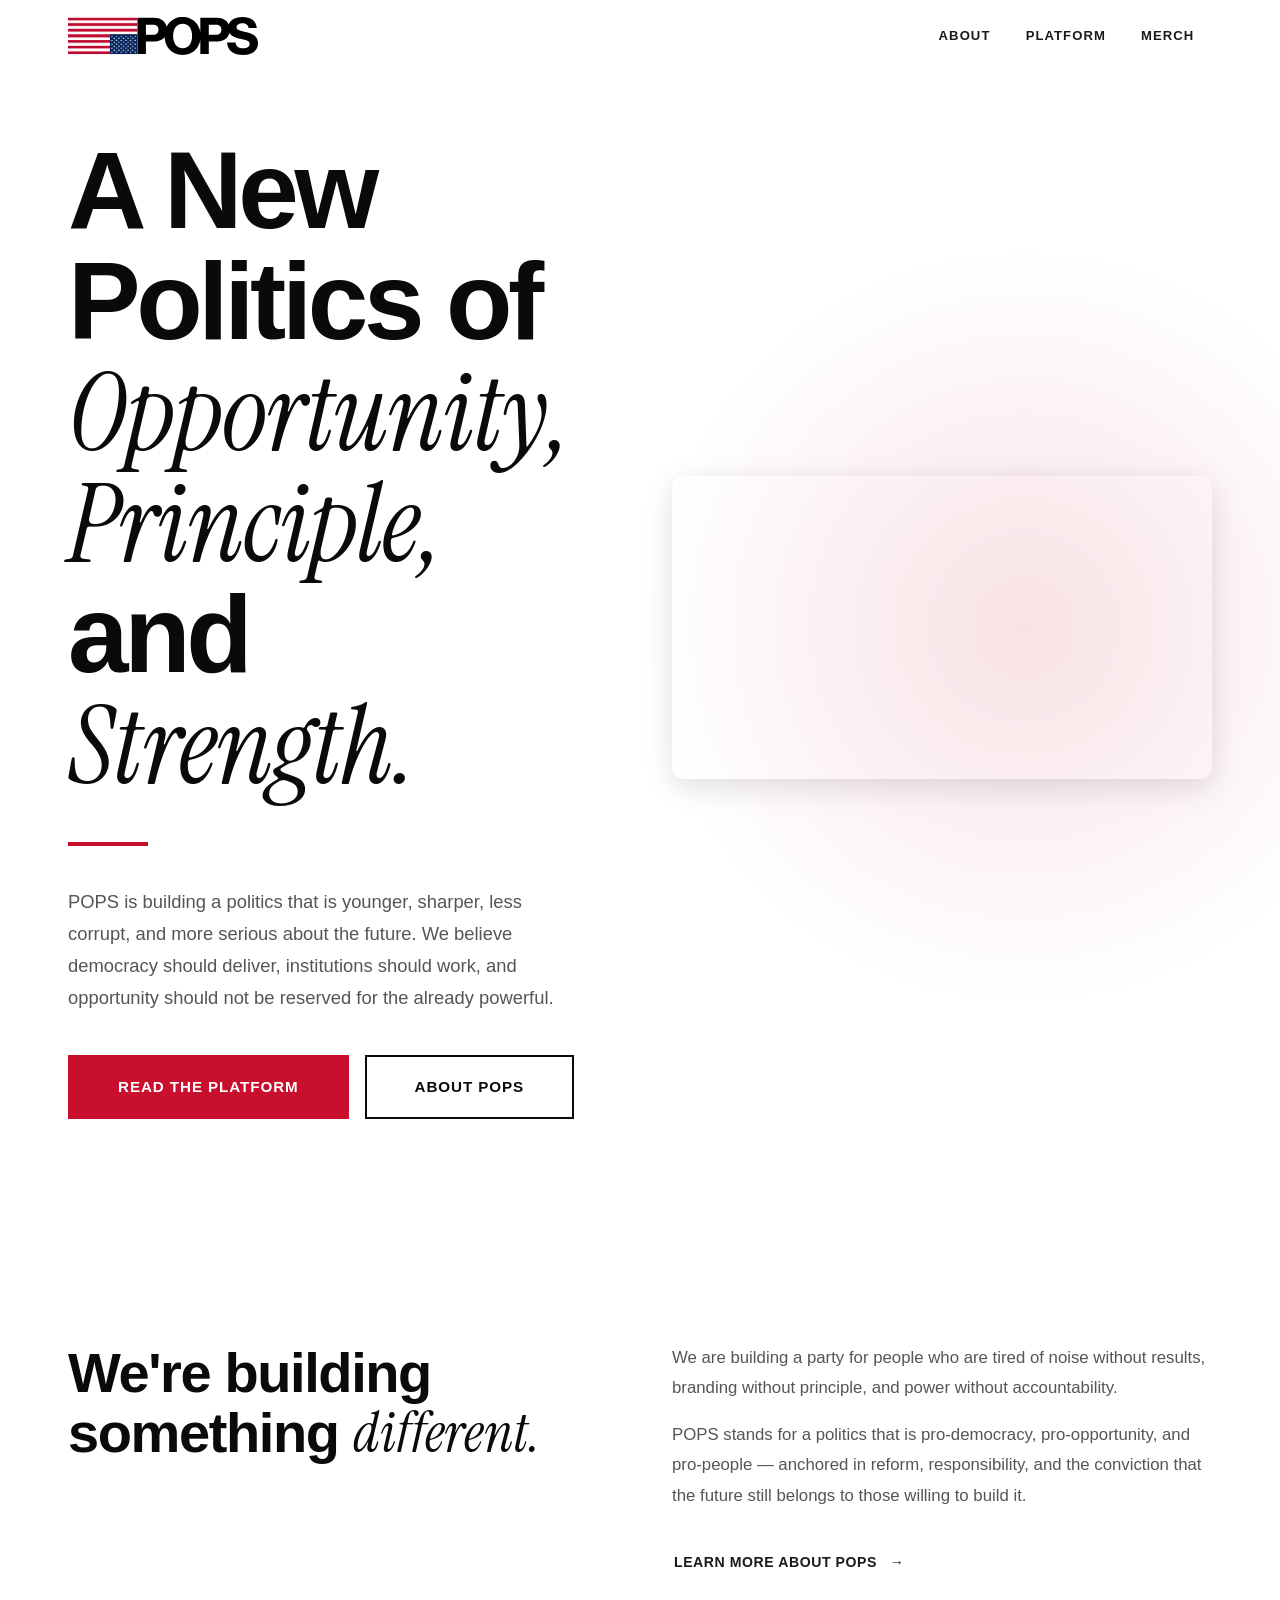
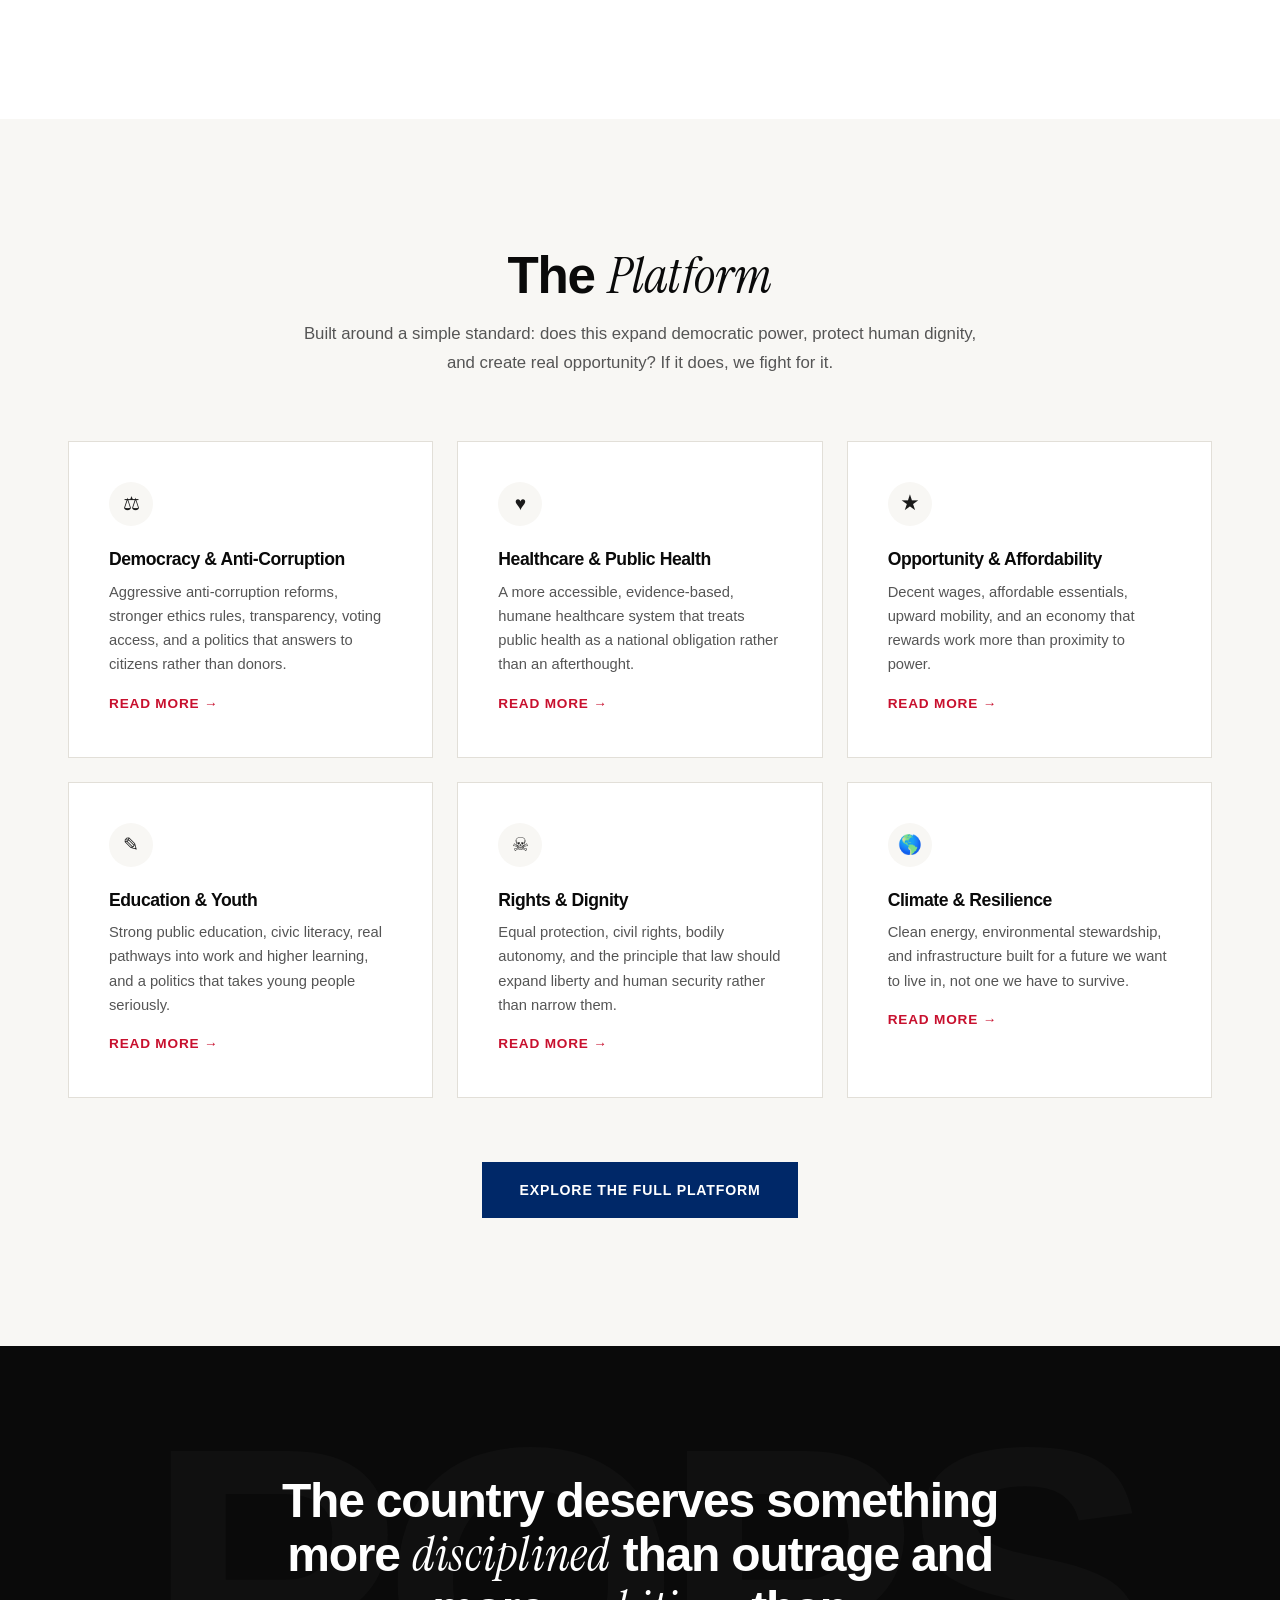
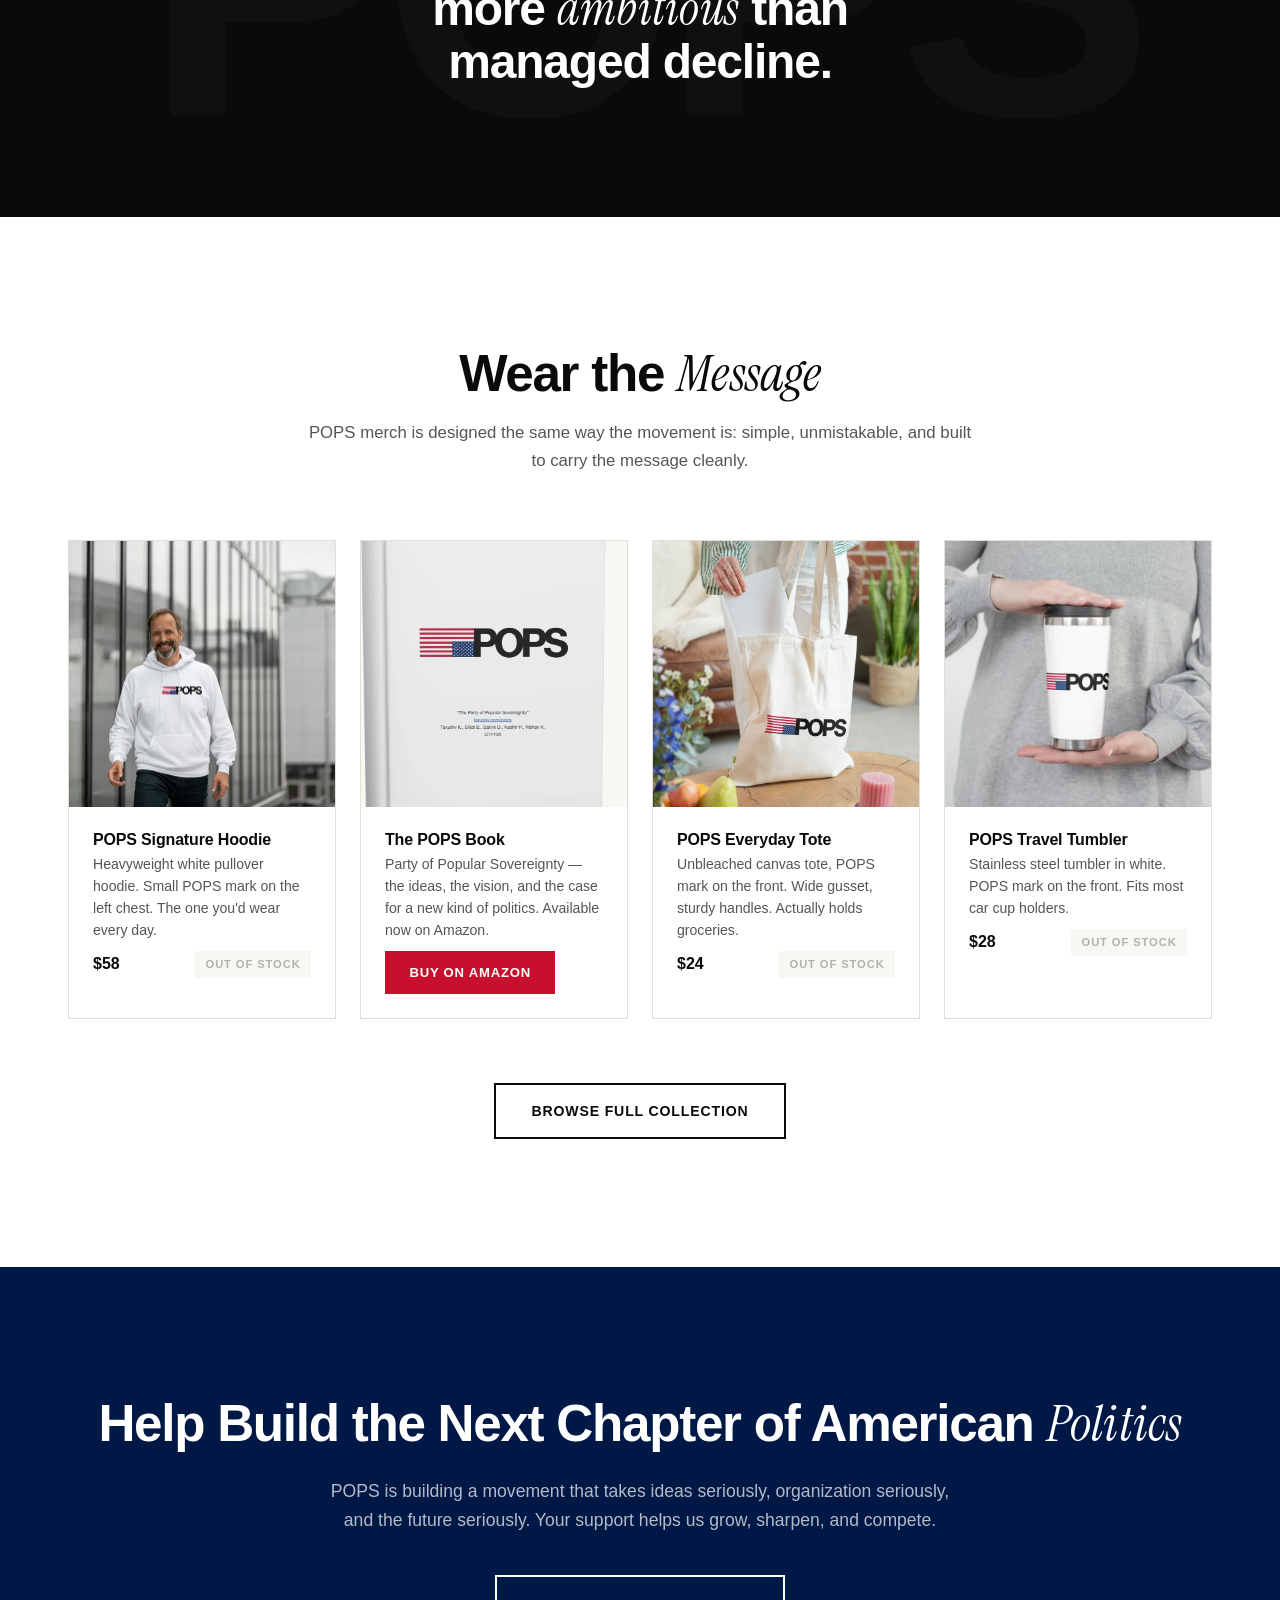
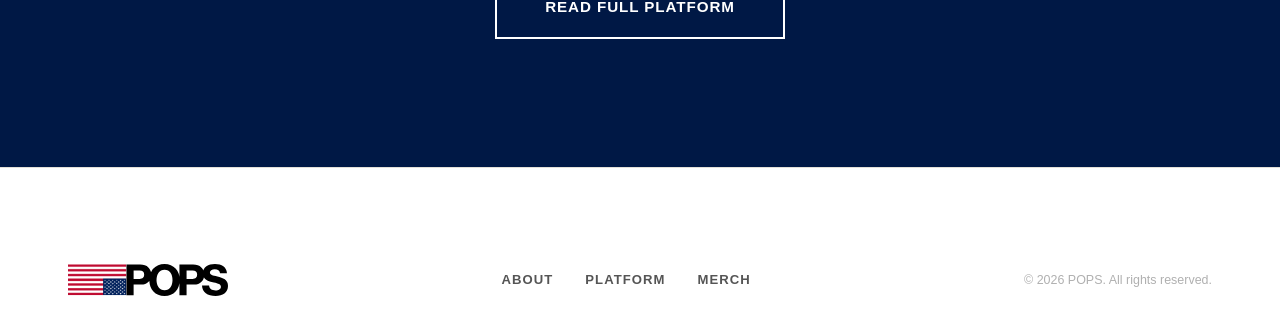
<file: index.html>
<!DOCTYPE html>
<html lang="en">
<head>
  <meta charset="UTF-8">
  <meta name="viewport" content="width=device-width, initial-scale=1.0">
  <title>POPS — A New Politics of Opportunity, Principle, and Strength</title>
  <meta name="description" content="POPS is building a pro-democracy, pro-opportunity political movement focused on integrity, reform, and the future.">
  <link rel="stylesheet" href="css/style.css">
  <link rel="icon" href="favicon.svg" type="image/svg+xml">
  <link rel="icon" href="favicon.ico" type="image/x-icon">
</head>
<body>

<!-- Scroll Progress -->
<div class="scroll-progress"></div>

<!-- ============ HEADER ============ -->
<header class="site-header">
  <div class="header-inner">
    <a href="index.html" class="header-logo">
      <img src="popslogo.svg" alt="POPS" width="110" height="40">
    </a>
    <nav class="header-nav">
      <a href="about.html">About</a>
      <a href="https://cdn.jsdelivr.net/gh/tarushvkodes/pops@main/assets/pops-platform.pdf" target="_blank" rel="noopener">Platform</a>
      <a href="merch.html">Merch</a>
    </nav>
    <button class="menu-toggle" aria-label="Menu">
      <span></span><span></span><span></span>
    </button>
  </div>
</header>

<!-- Mobile Nav -->
<nav class="mobile-nav">
  <a href="about.html">About</a>
  <a href="https://cdn.jsdelivr.net/gh/tarushvkodes/pops@main/assets/pops-platform.pdf" target="_blank" rel="noopener">Platform</a>
  <a href="merch.html">Merch</a>
</nav>

<!-- ============ HERO — Editorial ============ -->
<section class="hero-editorial">
  <div class="container">
    <div class="hero-editorial__inner hero-editorial__inner--split">
      <div class="hero-editorial__text">
        <h1 class="hero-headline">
          <span class="line stagger-line">A New Politics of</span>
          <span class="line stagger-line"><em>Opportunity,</em></span>
          <span class="line stagger-line"><em>Principle,</em></span>
          <span class="line stagger-line">and <em>Strength.</em></span>
        </h1>
        <div class="hero-editorial__sub">
          <div class="hero-rule"></div>
          <p>POPS is building a politics that is younger, sharper, less corrupt, and more serious about the future. We believe democracy should deliver, institutions should work, and opportunity should not be reserved for the already powerful.</p>
          <div class="hero-ctas">
            <a href="https://cdn.jsdelivr.net/gh/tarushvkodes/pops@main/assets/pops-platform.pdf" class="btn btn--primary btn--large" target="_blank" rel="noopener">Read the Platform</a>
            <a href="about.html" class="btn btn--outline btn--large">About POPS</a>
          </div>
        </div>
      </div>
      <div class="hero-editorial__video">
        <iframe src="https://www.youtube.com/embed/TB7MPbc7CBk" title="POPS Promo Video" allow="accelerometer; autoplay; clipboard-write; encrypted-media; gyroscope; picture-in-picture" allowfullscreen loading="lazy"></iframe>
      </div>
    </div>
  </div>
</section>

<!-- ============ MISSION — Editorial Split ============ -->
<section class="section">
  <div class="container">
    <div class="editorial-split reveal">
      <h2>We're building something <em>different.</em></h2>
      <div class="editorial-split__body">
        <p>We are building a party for people who are tired of noise without results, branding without principle, and power without accountability.</p>
        <p>POPS stands for a politics that is pro-democracy, pro-opportunity, and pro-people&nbsp;&mdash; anchored in reform, responsibility, and the conviction that the future still belongs to those willing to build&nbsp;it.</p>
        <a href="about.html" class="btn btn--ghost mt-md">Learn More About POPS</a>
      </div>
    </div>
  </div>
</section>

<!-- ============ PLATFORM PREVIEW ============ -->
<section class="section section--alt">
  <div class="container">
    <div class="section-header reveal">
      <h2>The <em>Platform</em></h2>
      <p>Built around a simple standard: does this expand democratic power, protect human dignity, and create real opportunity? If it does, we fight for&nbsp;it.</p>
    </div>
    <div class="cards-grid cards-grid--3">
      <div class="issue-card reveal reveal-delay-1">
        <div class="card-icon">&#9878;</div>
        <h3>Democracy &amp; Anti-Corruption</h3>
        <p>Aggressive anti-corruption reforms, stronger ethics rules, transparency, voting access, and a politics that answers to citizens rather than donors.</p>
        <a href="https://cdn.jsdelivr.net/gh/tarushvkodes/pops@main/assets/pops-platform.pdf" class="read-more" target="_blank" rel="noopener">Read More &rarr;</a>
      </div>
      <div class="issue-card reveal reveal-delay-2">
        <div class="card-icon">&#9829;</div>
        <h3>Healthcare &amp; Public Health</h3>
        <p>A more accessible, evidence-based, humane healthcare system that treats public health as a national obligation rather than an afterthought.</p>
        <a href="https://cdn.jsdelivr.net/gh/tarushvkodes/pops@main/assets/pops-platform.pdf" class="read-more" target="_blank" rel="noopener">Read More &rarr;</a>
      </div>
      <div class="issue-card reveal reveal-delay-3">
        <div class="card-icon">&#9733;</div>
        <h3>Opportunity &amp; Affordability</h3>
        <p>Decent wages, affordable essentials, upward mobility, and an economy that rewards work more than proximity to power.</p>
        <a href="https://cdn.jsdelivr.net/gh/tarushvkodes/pops@main/assets/pops-platform.pdf" class="read-more" target="_blank" rel="noopener">Read More &rarr;</a>
      </div>
      <div class="issue-card reveal reveal-delay-1">
        <div class="card-icon">&#9998;</div>
        <h3>Education &amp; Youth</h3>
        <p>Strong public education, civic literacy, real pathways into work and higher learning, and a politics that takes young people seriously.</p>
        <a href="https://cdn.jsdelivr.net/gh/tarushvkodes/pops@main/assets/pops-platform.pdf" class="read-more" target="_blank" rel="noopener">Read More &rarr;</a>
      </div>
      <div class="issue-card reveal reveal-delay-2">
        <div class="card-icon">&#9760;</div>
        <h3>Rights &amp; Dignity</h3>
        <p>Equal protection, civil rights, bodily autonomy, and the principle that law should expand liberty and human security rather than narrow&nbsp;them.</p>
        <a href="https://cdn.jsdelivr.net/gh/tarushvkodes/pops@main/assets/pops-platform.pdf" class="read-more" target="_blank" rel="noopener">Read More &rarr;</a>
      </div>
      <div class="issue-card reveal reveal-delay-3">
        <div class="card-icon">&#127758;</div>
        <h3>Climate &amp; Resilience</h3>
        <p>Clean energy, environmental stewardship, and infrastructure built for a future we want to live in, not one we have to survive.</p>
        <a href="https://cdn.jsdelivr.net/gh/tarushvkodes/pops@main/assets/pops-platform.pdf" class="read-more" target="_blank" rel="noopener">Read More &rarr;</a>
      </div>
    </div>
    <div class="text-center mt-xl reveal">
      <a href="https://cdn.jsdelivr.net/gh/tarushvkodes/pops@main/assets/pops-platform.pdf" class="btn btn--secondary" target="_blank" rel="noopener">Explore the Full Platform</a>
    </div>
  </div>
</section>

<!-- ============ STATEMENT BAND ============ -->
<section class="statement-band">
  <div class="container reveal">
    <h2>The country deserves something more <em>disciplined</em> than outrage and more <em>ambitious</em> than managed&nbsp;decline.</h2>
  </div>
</section>

<!-- ============ MERCH PREVIEW ============ -->
<section class="section">
  <div class="container">
    <div class="section-header reveal">
      <h2>Wear the <em>Message</em></h2>
      <p>POPS merch is designed the same way the movement is: simple, unmistakable, and built to carry the message cleanly.</p>
    </div>
    <div class="cards-grid cards-grid--4">
      <div class="product-card reveal reveal-delay-1">
        <div class="product-card-img">
          <picture>
            <source srcset="popsmerchmockups/compressed/whitehoodiepopsmock.webp" type="image/webp">
            <img src="popsmerchmockups/compressed/whitehoodiepopsmock.png" alt="POPS Signature Hoodie" loading="lazy">
          </picture>
        </div>
        <div class="product-card-body">
          <h3>POPS Signature Hoodie</h3>
          <p class="product-desc">Heavyweight white pullover hoodie. Small POPS mark on the left chest. The one you'd wear every day.</p>
          <div class="product-card-meta">
            <span class="product-price">$58</span>
            <span class="badge-oos">Out of Stock</span>
          </div>
        </div>
      </div>
      <div class="product-card reveal reveal-delay-2">
        <div class="product-card-img">
          <picture>
            <source srcset="popsmerchmockups/compressed/popsbook.webp" type="image/webp">
            <img src="popsmerchmockups/compressed/popsbook.png" alt="Party of Popular Sovereignty — The POPS Book" loading="lazy">
          </picture>
        </div>
        <div class="product-card-body">
          <h3>The POPS Book</h3>
          <p class="product-desc">Party of Popular Sovereignty — the ideas, the vision, and the case for a new kind of politics. Available now on Amazon.</p>
          <div class="product-card-meta">
            <a href="https://www.amazon.com/Party-Popular-Sovereignty-Tarushv-Chandra/dp/B0GRD8GWKQ/" class="btn btn--primary btn--sm" target="_blank" rel="noopener">Buy on Amazon</a>
          </div>
        </div>
      </div>
      <div class="product-card reveal reveal-delay-3">
        <div class="product-card-img">
          <picture>
            <source srcset="popsmerchmockups/compressed/popsbeigetote.webp" type="image/webp">
            <img src="popsmerchmockups/compressed/popsbeigetote.png" alt="POPS Everyday Tote" loading="lazy">
          </picture>
        </div>
        <div class="product-card-body">
          <h3>POPS Everyday Tote</h3>
          <p class="product-desc">Unbleached canvas tote, POPS mark on the front. Wide gusset, sturdy handles. Actually holds groceries.</p>
          <div class="product-card-meta">
            <span class="product-price">$24</span>
            <span class="badge-oos">Out of Stock</span>
          </div>
        </div>
      </div>
      <div class="product-card reveal reveal-delay-4">
        <div class="product-card-img">
          <picture>
            <source srcset="popsmerchmockups/compressed/popstumbler.webp" type="image/webp">
            <img src="popsmerchmockups/compressed/popstumbler.png" alt="POPS Travel Tumbler" loading="lazy">
          </picture>
        </div>
        <div class="product-card-body">
          <h3>POPS Travel Tumbler</h3>
          <p class="product-desc">Stainless steel tumbler in white. POPS mark on the front. Fits most car cup holders.</p>
          <div class="product-card-meta">
            <span class="product-price">$28</span>
            <span class="badge-oos">Out of Stock</span>
          </div>
        </div>
      </div>
    </div>
    <div class="text-center mt-xl reveal">
      <a href="merch.html" class="btn btn--outline">Browse Full Collection</a>
    </div>
  </div>
</section>

<!-- ============ CLOSING CTA ============ -->
<section class="section section--dark">
  <div class="container text-center reveal">
    <h2>Help Build the Next Chapter of American&nbsp;<em>Politics</em></h2>
    <p class="mt-md" style="max-width:640px; margin-left:auto; margin-right:auto; color:rgba(255,255,255,0.7); font-size:1.1rem;">
      POPS is building a movement that takes ideas seriously, organization seriously, and the future seriously. Your support helps us grow, sharpen, and compete.
    </p>
    <div class="mt-lg" style="display:flex; gap:1rem; justify-content:center; flex-wrap:wrap;">
      <a href="https://cdn.jsdelivr.net/gh/tarushvkodes/pops@main/assets/pops-platform.pdf" class="btn btn--outline-white btn--large" target="_blank" rel="noopener">Read Full Platform</a>
    </div>

  </div>
</section>

<!-- ============ FOOTER ============ -->
<footer class="site-footer">
  <div class="container">
    <div class="footer-inner">
      <a href="index.html" class="footer-logo">
        <img src="popslogo.svg" alt="POPS" height="32">
      </a>
      <nav class="footer-nav">
        <a href="about.html">About</a>
        <a href="https://cdn.jsdelivr.net/gh/tarushvkodes/pops@main/assets/pops-platform.pdf" target="_blank" rel="noopener">Platform</a>
        <a href="merch.html">Merch</a>
      </nav>
      <p class="footer-copy">&copy; 2026 POPS. All rights reserved.</p>
    </div>
  </div>
</footer>

<!-- Back to Top -->
<button class="back-to-top" aria-label="Back to top">&#8593;</button>

<script src="js/main.js"></script>
<script>
  // Stagger hero lines on load
  document.addEventListener('DOMContentLoaded', () => {
    const lines = document.querySelectorAll('.stagger-line');
    lines.forEach((line, i) => {
      setTimeout(() => line.classList.add('visible'), 200 + i * 120);
    });
  });
</script>
</body>
</html>
</file>
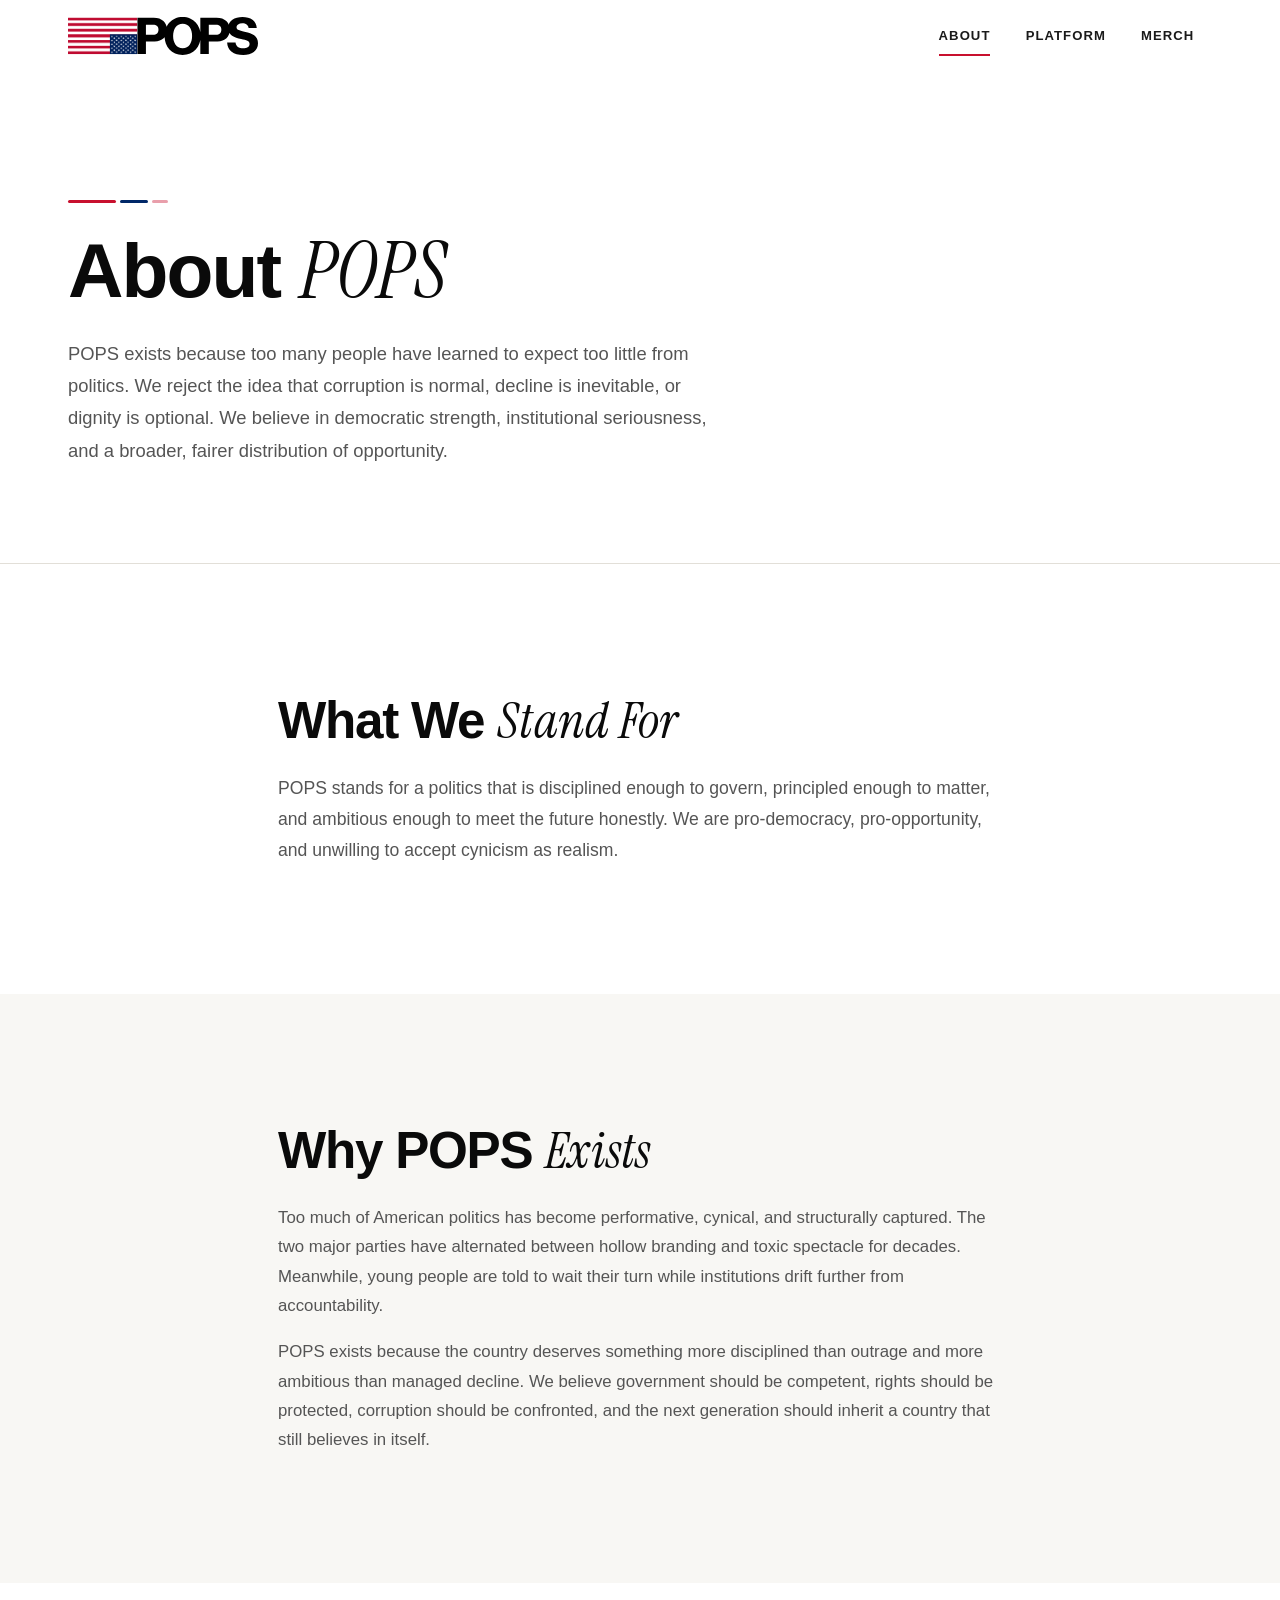
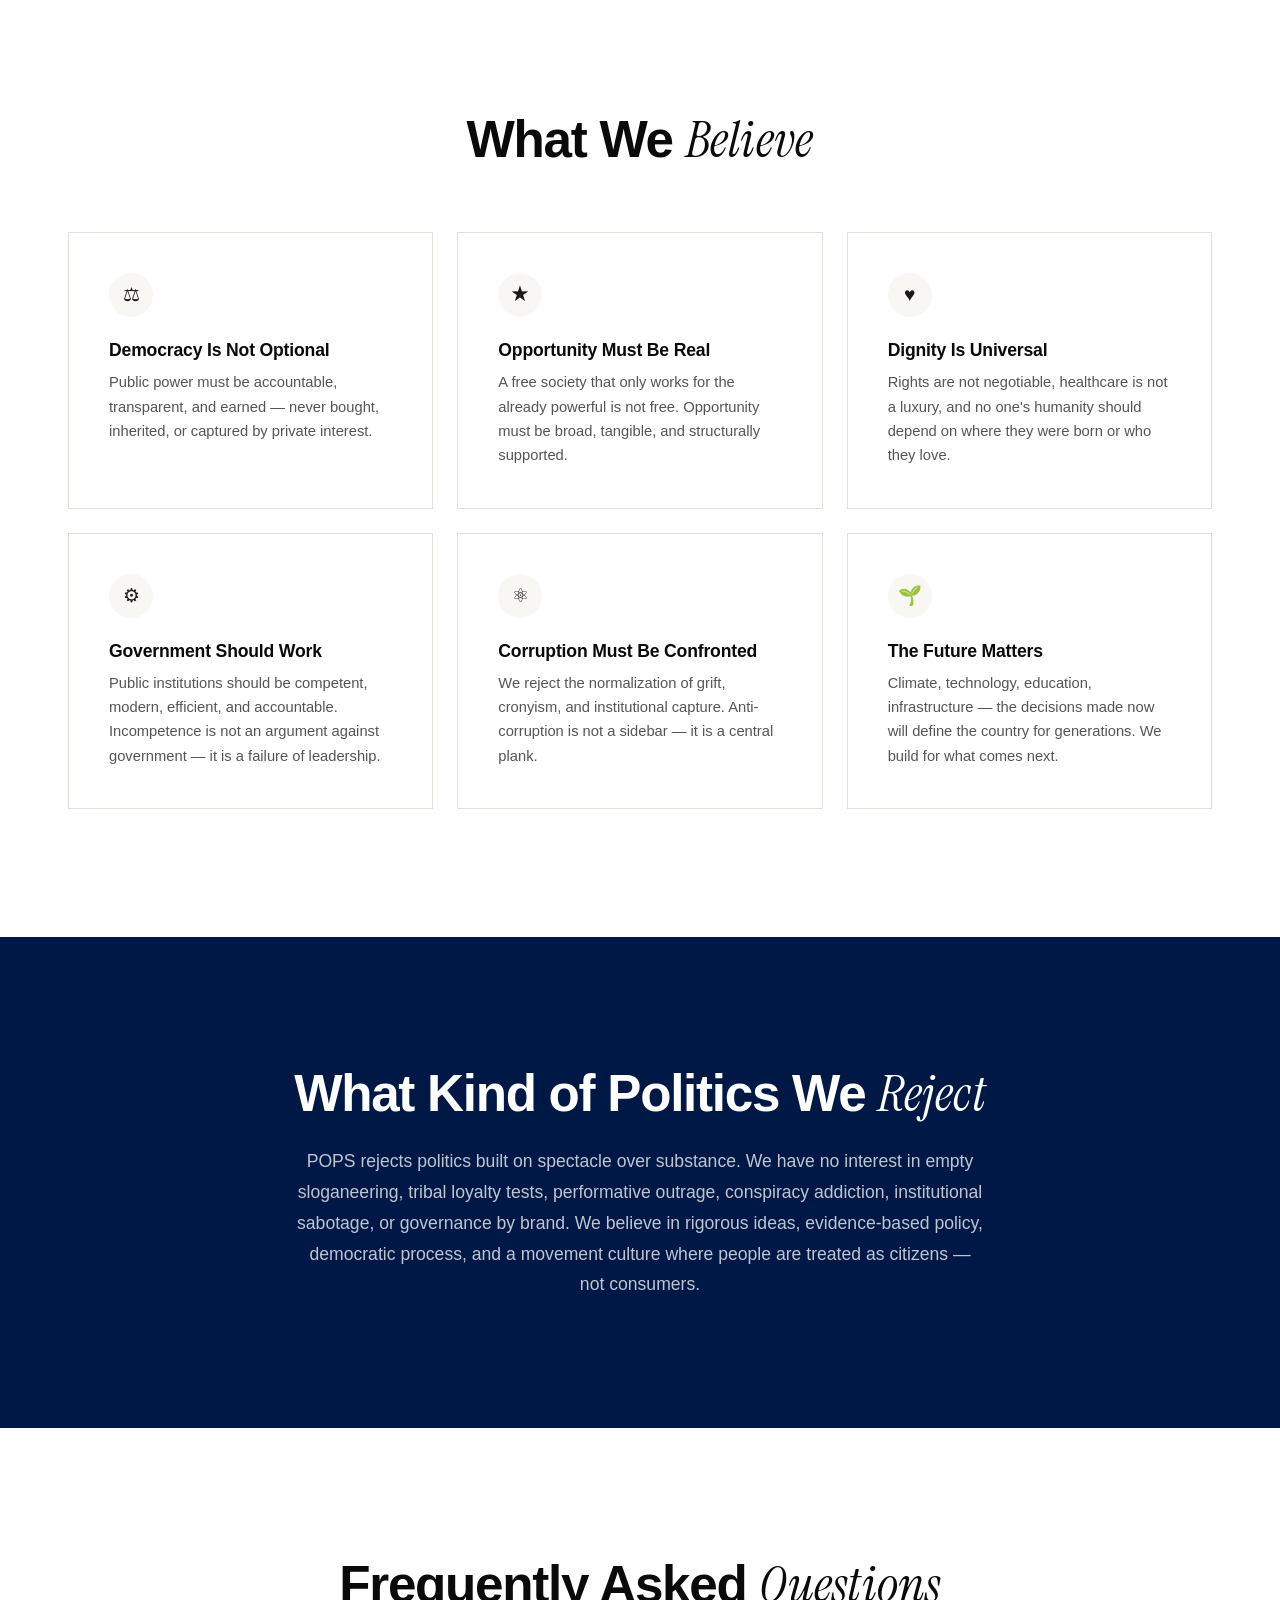
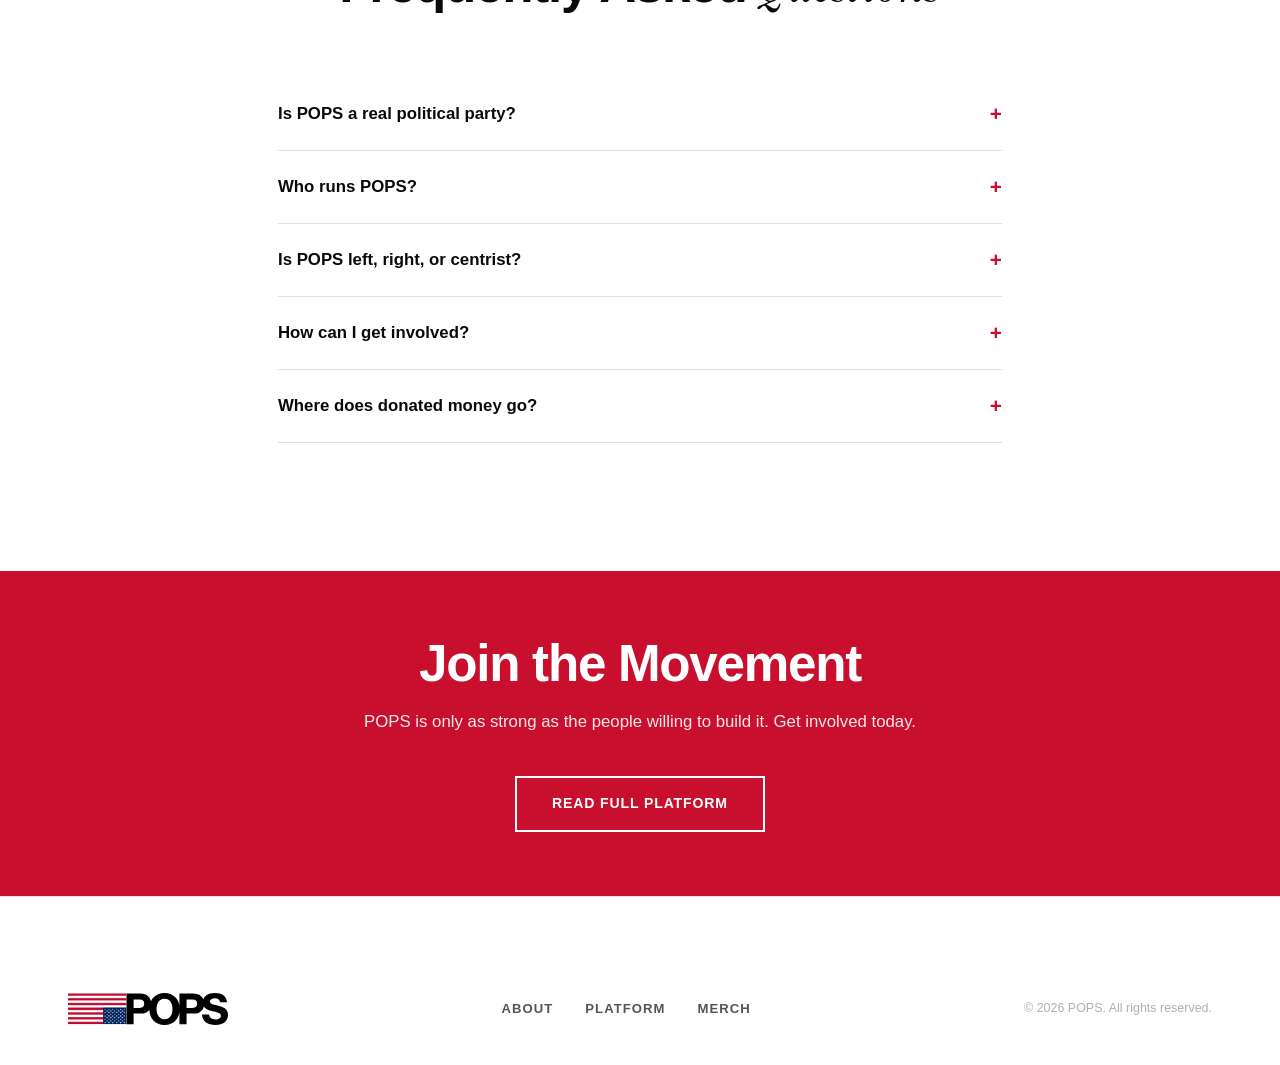
<file: about.html>
<!DOCTYPE html>
<html lang="en">
<head>
  <meta charset="UTF-8">
  <meta name="viewport" content="width=device-width, initial-scale=1.0">
  <title>About — POPS</title>
  <meta name="description" content="Learn about POPS: who we are, what we believe, and why we exist. A modern, youth-driven political movement focused on democracy, reform, and opportunity.">
  <link rel="stylesheet" href="css/style.css">
  <link rel="icon" href="favicon.svg" type="image/svg+xml">
  <link rel="icon" href="favicon.ico" type="image/x-icon">
</head>
<body>

<div class="scroll-progress"></div>

<!-- HEADER -->
<header class="site-header">
  <div class="header-inner">
    <a href="index.html" class="header-logo"><img src="popslogo.svg" alt="POPS" width="110" height="40"></a>
    <nav class="header-nav">
      <a href="about.html" class="active">About</a>
      <a href="https://cdn.jsdelivr.net/gh/tarushvkodes/pops@main/assets/pops-platform.pdf" target="_blank" rel="noopener">Platform</a>
      <a href="merch.html">Merch</a>
    </nav>
    <button class="menu-toggle" aria-label="Menu"><span></span><span></span><span></span></button>
  </div>
</header>
<nav class="mobile-nav">
  <a href="about.html">About</a><a href="https://cdn.jsdelivr.net/gh/tarushvkodes/pops@main/assets/pops-platform.pdf" target="_blank" rel="noopener">Platform</a>
  <a href="merch.html">Merch</a>
</nav>

<!-- HERO -->
<section class="hero--page">
  <div class="container">
    <div class="hero-content reveal">
      <div class="stripe-accent"><span></span><span></span><span></span></div>
      <h1>About <em>POPS</em></h1>
      <p style="max-width:640px;">POPS exists because too many people have learned to expect too little from politics. We reject the idea that corruption is normal, decline is inevitable, or dignity is optional. We believe in democratic strength, institutional seriousness, and a broader, fairer distribution of opportunity.</p>
    </div>
  </div>
</section>

<!-- MISSION -->
<section class="section">
  <div class="container container--narrow">
    <div class="reveal">
      <h2>What We <em>Stand For</em></h2>
      <p class="mt-md" style="font-size:1.1rem; line-height:1.75; color:var(--pops-gray);">
        POPS stands for a politics that is disciplined enough to govern, principled enough to matter, and ambitious enough to meet the future honestly. We are pro-democracy, pro-opportunity, and unwilling to accept cynicism as&nbsp;realism.
      </p>
    </div>
  </div>
</section>

<!-- WHY POPS EXISTS -->
<section class="section section--alt">
  <div class="container container--narrow">
    <div class="reveal">
      <h2>Why POPS <em>Exists</em></h2>
      <p class="mt-md" style="font-size:1.05rem; line-height:1.75; color:var(--pops-gray);">
        Too much of American politics has become performative, cynical, and structurally captured. The two major parties have alternated between hollow branding and toxic spectacle for decades. Meanwhile, young people are told to wait their turn while institutions drift further from accountability.
      </p>
      <p style="font-size:1.05rem; line-height:1.75; color:var(--pops-gray);">
        POPS exists because the country deserves something more disciplined than outrage and more ambitious than managed decline. We believe government should be competent, rights should be protected, corruption should be confronted, and the next generation should inherit a country that still believes in&nbsp;itself.
      </p>
    </div>
  </div>
</section>

<!-- WHAT WE BELIEVE -->
<section class="section">
  <div class="container">
    <div class="section-header reveal">
      <h2>What We <em>Believe</em></h2>
    </div>
    <div class="cards-grid cards-grid--3">
      <div class="card reveal reveal-delay-1">
        <div class="card-icon">&#9878;</div>
        <h3>Democracy Is Not Optional</h3>
        <p>Public power must be accountable, transparent, and earned — never bought, inherited, or captured by private interest.</p>
      </div>
      <div class="card reveal reveal-delay-2">
        <div class="card-icon">&#9733;</div>
        <h3>Opportunity Must Be Real</h3>
        <p>A free society that only works for the already powerful is not free. Opportunity must be broad, tangible, and structurally supported.</p>
      </div>
      <div class="card reveal reveal-delay-3">
        <div class="card-icon">&#9829;</div>
        <h3>Dignity Is Universal</h3>
        <p>Rights are not negotiable, healthcare is not a luxury, and no one's humanity should depend on where they were born or who they love.</p>
      </div>
      <div class="card reveal reveal-delay-1">
        <div class="card-icon">&#9881;</div>
        <h3>Government Should Work</h3>
        <p>Public institutions should be competent, modern, efficient, and accountable. Incompetence is not an argument against government — it is a failure of leadership.</p>
      </div>
      <div class="card reveal reveal-delay-2">
        <div class="card-icon">&#9883;</div>
        <h3>Corruption Must Be Confronted</h3>
        <p>We reject the normalization of grift, cronyism, and institutional capture. Anti-corruption is not a sidebar — it is a central plank.</p>
      </div>
      <div class="card reveal reveal-delay-3">
        <div class="card-icon">&#127793;</div>
        <h3>The Future Matters</h3>
        <p>Climate, technology, education, infrastructure — the decisions made now will define the country for generations. We build for what comes next.</p>
      </div>
    </div>
  </div>
</section>

<!-- WHAT WE REJECT -->
<section class="section section--dark">
  <div class="container container--narrow text-center reveal">
    <h2>What Kind of Politics We <em>Reject</em></h2>
    <p class="mt-md" style="font-size:1.1rem; color:rgba(255,255,255,0.75); line-height:1.75;">
      POPS rejects politics built on spectacle over substance. We have no interest in empty sloganeering, tribal loyalty tests, performative outrage, conspiracy addiction, institutional sabotage, or governance by brand. We believe in rigorous ideas, evidence-based policy, democratic process, and a movement culture where people are treated as citizens — not&nbsp;consumers.
    </p>
  </div>
</section>

<!-- FAQ -->
<section class="section">
  <div class="container container--narrow">
    <div class="section-header reveal">
      <h2>Frequently Asked <em>Questions</em></h2>
    </div>
    <div class="reveal">
      <div class="faq-item">
        <button class="faq-question">Is POPS a real political party? <span class="icon">+</span></button>
        <div class="faq-answer"><div class="faq-answer-inner">POPS is building toward full party status. Right now, it operates as a political movement and organizing platform focused on reform, anti-corruption, and broad democratic participation. The goal is to develop the infrastructure, platform, and support base to compete as a legitimate political force.</div></div>
      </div>
      <div class="faq-item">
        <button class="faq-question">Who runs POPS? <span class="icon">+</span></button>
        <div class="faq-answer"><div class="faq-answer-inner">POPS is driven by a coalition of young Americans, organizers, policy-minded citizens, and reform advocates. It is designed to be a movement first and a machine second — built from the ground up, not franchised from the top down.</div></div>
      </div>
      <div class="faq-item">
        <button class="faq-question">Is POPS left, right, or centrist? <span class="icon">+</span></button>
        <div class="faq-answer"><div class="faq-answer-inner">POPS is not defined by legacy political labels. Our platform is pro-democracy, pro-opportunity, and anti-corruption. On specific issues, we follow evidence, principle, and the public interest — not predetermined tribal loyalty. Many of our positions will read as progressive; our posture is reformist and pragmatic.</div></div>
      </div>
      <div class="faq-item">
        <button class="faq-question">How can I get involved? <span class="icon">+</span></button>
        <div class="faq-answer"><div class="faq-answer-inner">Start by joining through our <a href="join.html" style="color:var(--pops-red);">signup page</a>. You can also volunteer, organize on your campus, donate, or share the platform.</div></div>
      </div>
      <div class="faq-item">
        <button class="faq-question">Where does donated money go? <span class="icon">+</span></button>
        <div class="faq-answer"><div class="faq-answer-inner">Donations support organizing infrastructure, digital outreach, content production, event coordination, and platform development. POPS is committed to transparency about how funds are used.</div></div>
      </div>
    </div>
  </div>
</section>

<!-- CTA -->
<section class="action-band">
  <div class="container reveal">
    <h2>Join the Movement</h2>
    <p>POPS is only as strong as the people willing to build it. Get involved today.</p>
    <div>
      <a href="https://cdn.jsdelivr.net/gh/tarushvkodes/pops@main/assets/pops-platform.pdf" class="btn btn--outline-white" target="_blank" rel="noopener">Read Full Platform</a>
    </div>
  </div>
</section>

<!-- FOOTER -->
<footer class="site-footer">
  <div class="container">
    <div class="footer-inner">
      <a href="index.html" class="footer-logo">
        <img src="popslogo.svg" alt="POPS" height="32">
      </a>
      <nav class="footer-nav">
        <a href="about.html">About</a>
        <a href="https://cdn.jsdelivr.net/gh/tarushvkodes/pops@main/assets/pops-platform.pdf" target="_blank" rel="noopener">Platform</a>
        <a href="merch.html">Merch</a>
      </nav>
      <p class="footer-copy">&copy; 2026 POPS. All rights reserved.</p>
    </div>
  </div>
</footer>

<button class="back-to-top" aria-label="Back to top">&#8593;</button>
<script src="js/main.js"></script>
</body>
</html>
</file>
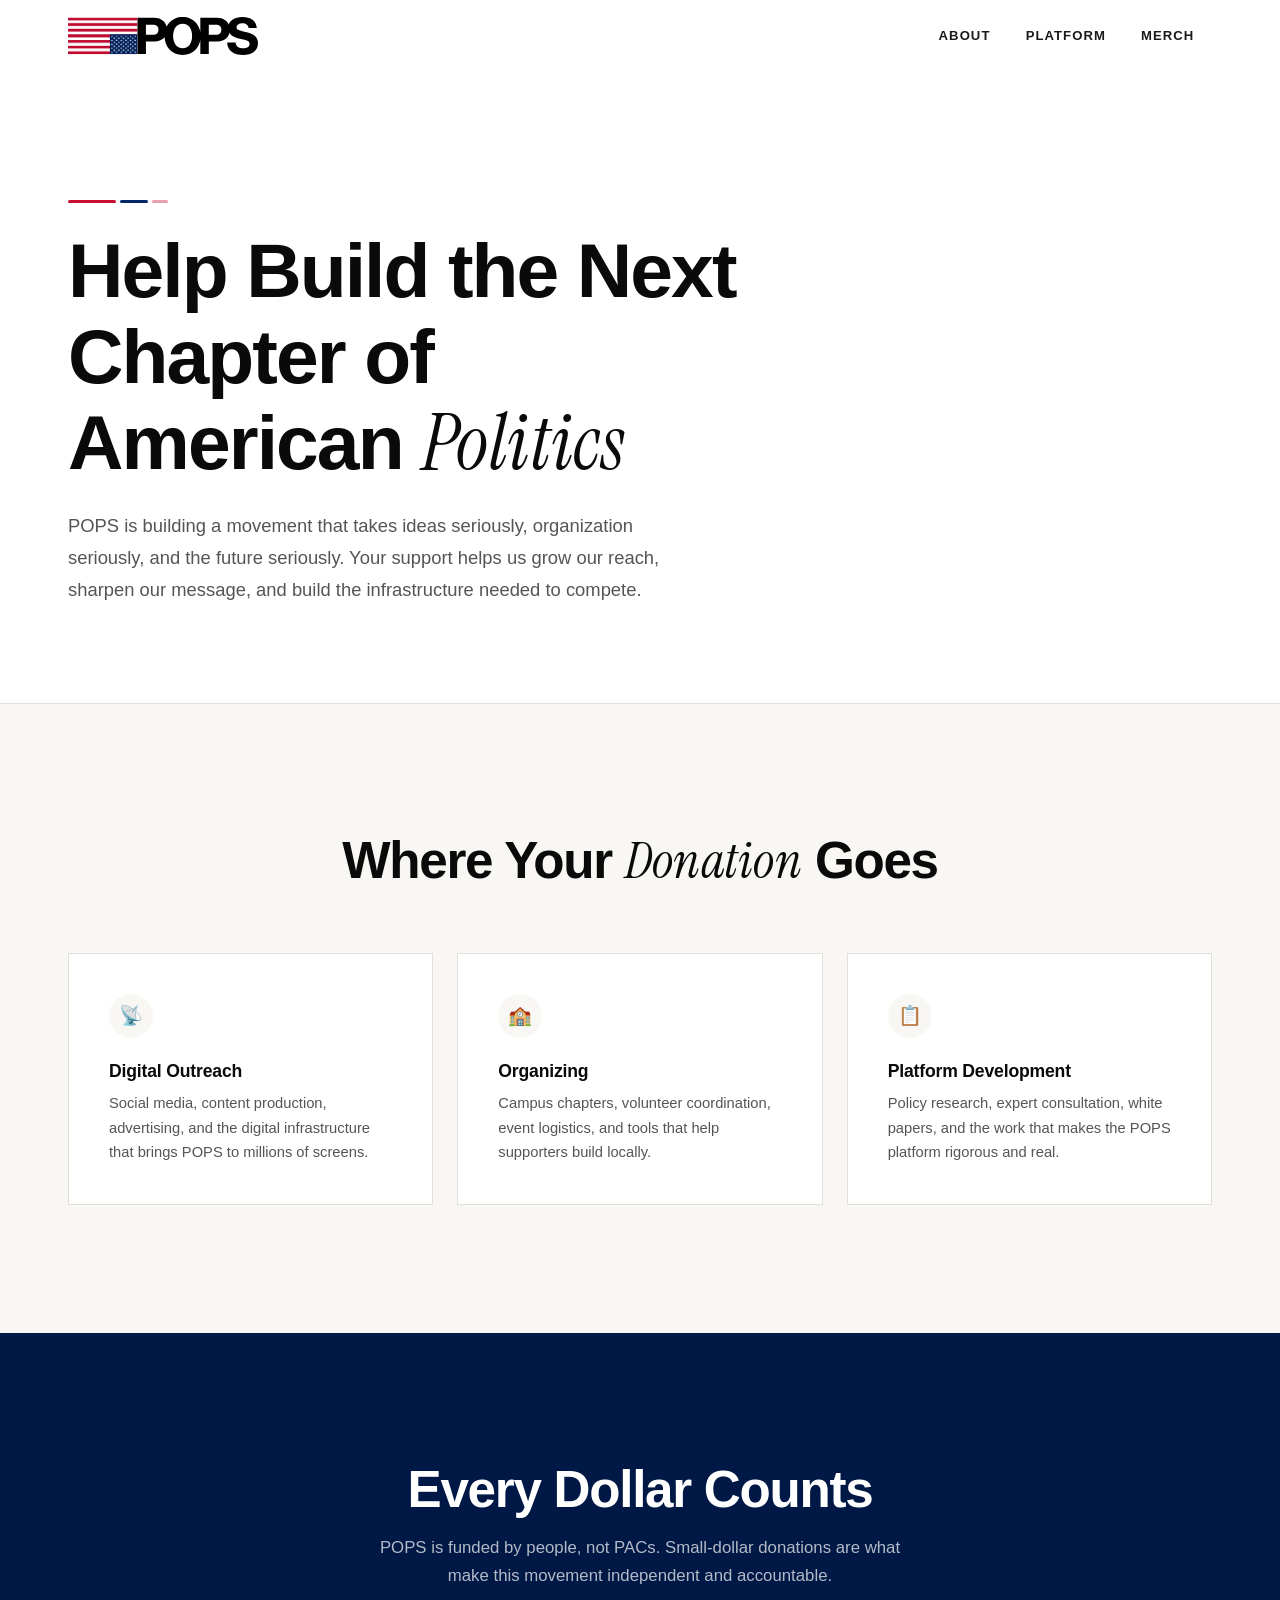
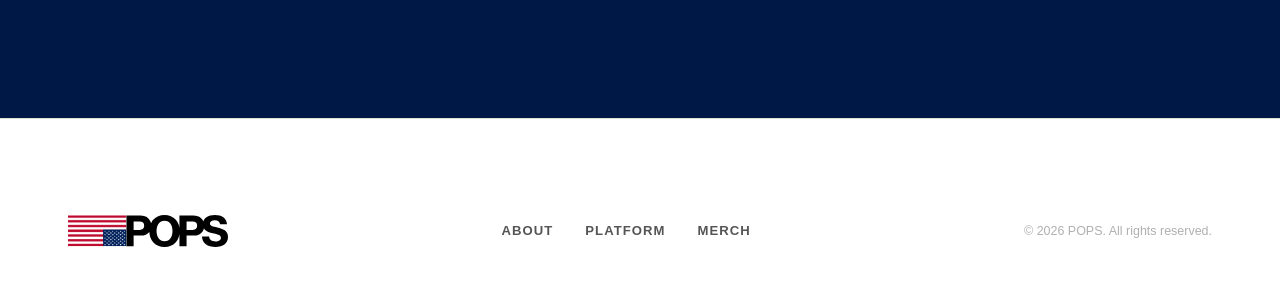
<file: donate.html>
<!DOCTYPE html>
<html lang="en">
<head>
  <meta charset="UTF-8">
  <meta name="viewport" content="width=device-width, initial-scale=1.0">
  <title>Donate — POPS</title>
  <meta name="description" content="Support POPS. Help build a pro-democracy, pro-opportunity political movement focused on reform and the future.">
  <link rel="stylesheet" href="css/style.css">
  <link rel="icon" href="favicon.svg" type="image/svg+xml">
  <link rel="icon" href="favicon.ico" type="image/x-icon">
</head>
<body>

<div class="scroll-progress"></div>

<!-- HEADER -->
<header class="site-header">
  <div class="header-inner">
    <a href="index.html" class="header-logo"><img src="popslogo.svg" alt="POPS" width="110" height="40"></a>
    <nav class="header-nav">
      <a href="about.html">About</a>
      <a href="https://cdn.jsdelivr.net/gh/tarushvkodes/pops@main/assets/pops-platform.pdf" target="_blank" rel="noopener">Platform</a>
      <a href="merch.html">Merch</a>
    </nav>
    <button class="menu-toggle" aria-label="Menu"><span></span><span></span><span></span></button>
  </div>
</header>
<nav class="mobile-nav">
  <a href="about.html">About</a><a href="https://cdn.jsdelivr.net/gh/tarushvkodes/pops@main/assets/pops-platform.pdf" target="_blank" rel="noopener">Platform</a>
  <a href="merch.html">Merch</a>
</nav>

<!-- HERO -->
<section class="hero--page">
  <div class="container">
    <div class="hero-content reveal">
      <div class="stripe-accent"><span></span><span></span><span></span></div>
      <h1>Help Build the Next Chapter of American&nbsp;<em>Politics</em></h1>
      <p style="max-width:640px;">POPS is building a movement that takes ideas seriously, organization seriously, and the future seriously. Your support helps us grow our reach, sharpen our message, and build the infrastructure needed to&nbsp;compete.</p>
    </div>
  </div>
</section>

<!-- WHERE DONATIONS GO -->
<section class="section section--alt">
  <div class="container">
    <div class="section-header reveal">
      <h2>Where Your <em>Donation</em> Goes</h2>
    </div>
    <div class="cards-grid cards-grid--3">
      <div class="card reveal reveal-delay-1">
        <div class="card-icon">&#128225;</div>
        <h3>Digital Outreach</h3>
        <p>Social media, content production, advertising, and the digital infrastructure that brings POPS to millions of screens.</p>
      </div>
      <div class="card reveal reveal-delay-2">
        <div class="card-icon">&#127979;</div>
        <h3>Organizing</h3>
        <p>Campus chapters, volunteer coordination, event logistics, and tools that help supporters build locally.</p>
      </div>
      <div class="card reveal reveal-delay-3">
        <div class="card-icon">&#128203;</div>
        <h3>Platform Development</h3>
        <p>Policy research, expert consultation, white papers, and the work that makes the POPS platform rigorous and real.</p>
      </div>
    </div>
  </div>
</section>

<!-- CTA -->
<section class="section section--dark text-center">
  <div class="container reveal">
    <h2>Every Dollar Counts</h2>
    <p class="mt-sm" style="color:rgba(255,255,255,0.7); max-width:560px; margin-left:auto; margin-right:auto; font-size:1.05rem;">
      POPS is funded by people, not PACs. Small-dollar donations are what make this movement independent and accountable.
    </p>

  </div>
</section>

<!-- FOOTER -->
<footer class="site-footer">
  <div class="container">
    <div class="footer-inner">
      <a href="index.html" class="footer-logo">
        <img src="popslogo.svg" alt="POPS" height="32">
      </a>
      <nav class="footer-nav">
        <a href="about.html">About</a>
        <a href="https://cdn.jsdelivr.net/gh/tarushvkodes/pops@main/assets/pops-platform.pdf" target="_blank" rel="noopener">Platform</a>
        <a href="merch.html">Merch</a>
      </nav>
      <p class="footer-copy">&copy; 2026 POPS. All rights reserved.</p>
    </div>
  </div>
</footer>

<button class="back-to-top" aria-label="Back to top">&#8593;</button>
<script src="js/main.js"></script>
</body>
</html>
</file>
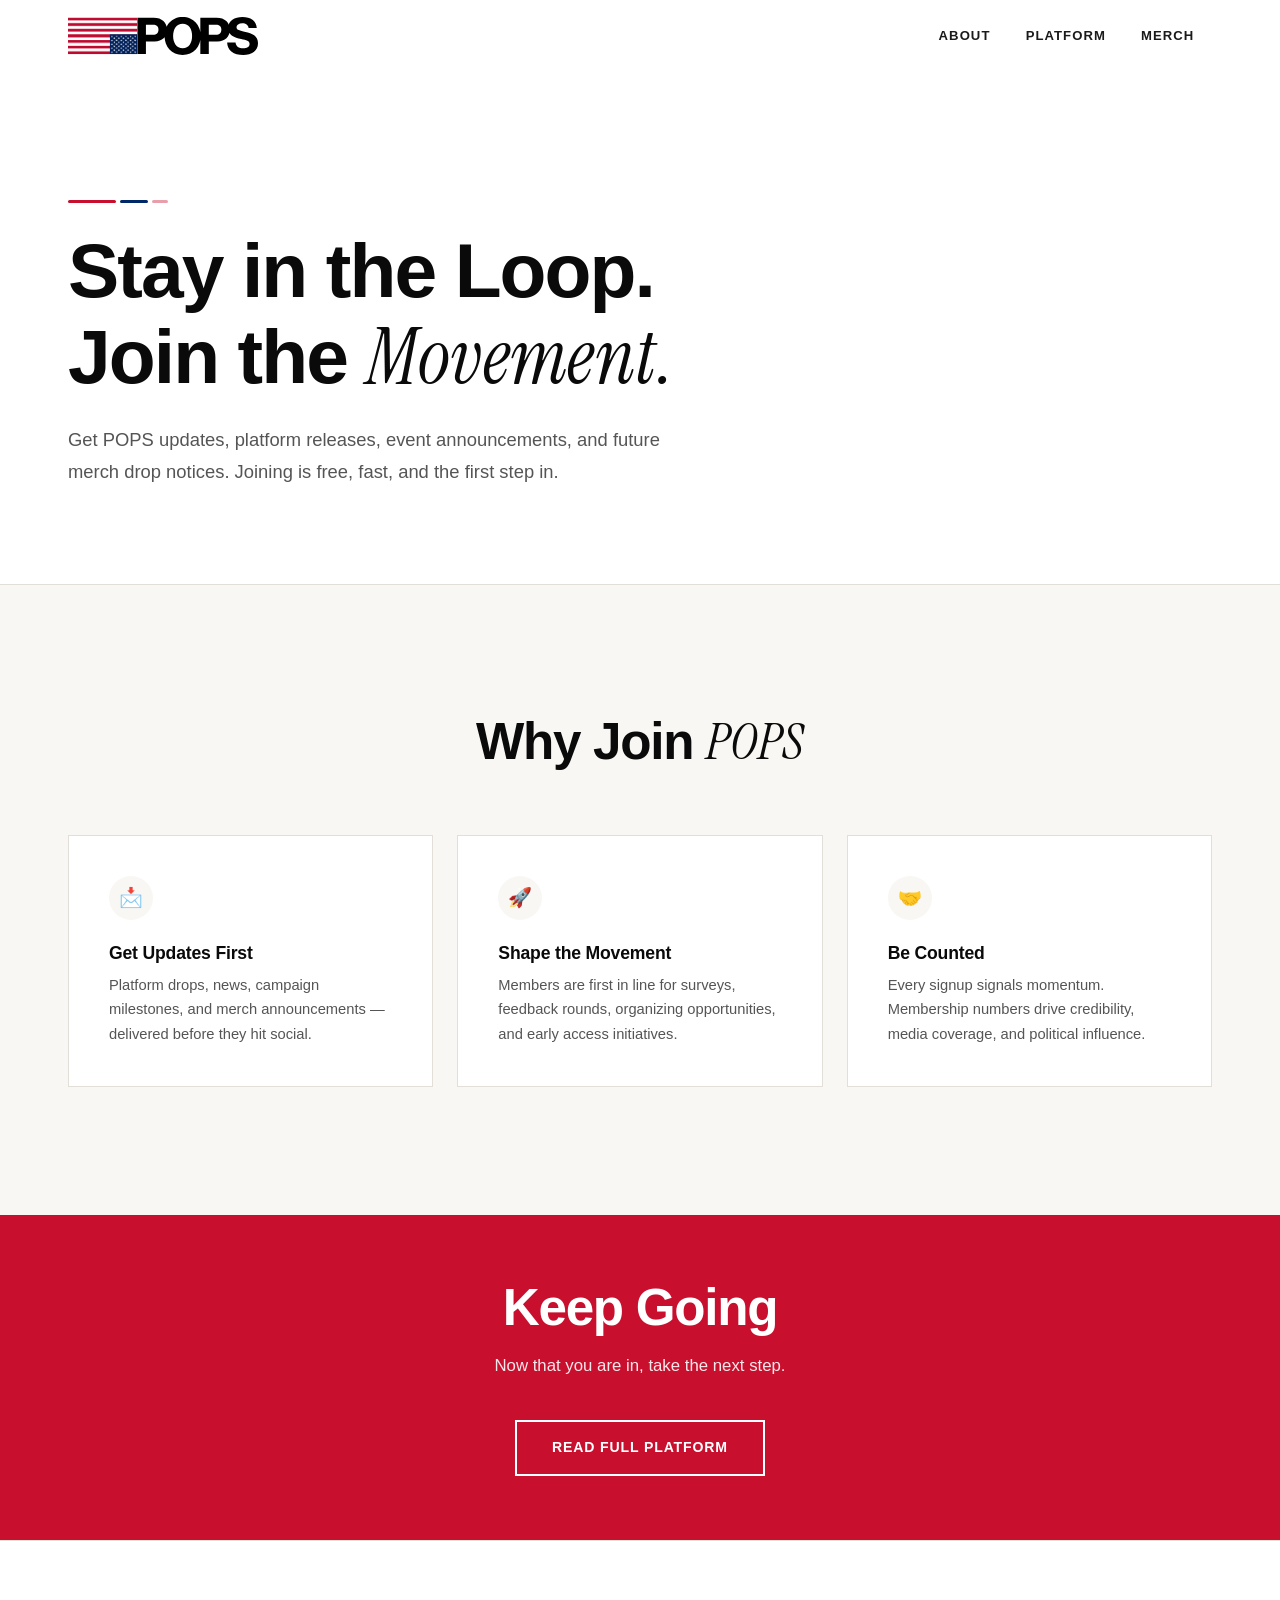
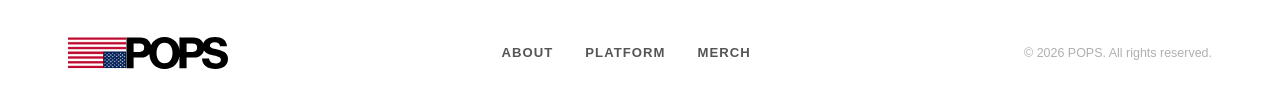
<file: join.html>
<!DOCTYPE html>
<html lang="en">
<head>
  <meta charset="UTF-8">
  <meta name="viewport" content="width=device-width, initial-scale=1.0">
  <title>Join Us — POPS</title>
  <meta name="description" content="Join the POPS movement. Sign up for updates, volunteer opportunities, and merch alerts.">
  <link rel="stylesheet" href="css/style.css">
  <link rel="icon" href="favicon.svg" type="image/svg+xml">
  <link rel="icon" href="favicon.ico" type="image/x-icon">
</head>
<body>

<div class="scroll-progress"></div>

<!-- HEADER -->
<header class="site-header">
  <div class="header-inner">
    <a href="index.html" class="header-logo"><img src="popslogo.svg" alt="POPS" width="110" height="40"></a>
    <nav class="header-nav">
      <a href="about.html">About</a>
      <a href="https://cdn.jsdelivr.net/gh/tarushvkodes/pops@main/assets/pops-platform.pdf" target="_blank" rel="noopener">Platform</a>
      <a href="merch.html">Merch</a>
    </nav>
    <button class="menu-toggle" aria-label="Menu"><span></span><span></span><span></span></button>
  </div>
</header>
<nav class="mobile-nav">
  <a href="about.html">About</a><a href="https://cdn.jsdelivr.net/gh/tarushvkodes/pops@main/assets/pops-platform.pdf" target="_blank" rel="noopener">Platform</a>
  <a href="merch.html">Merch</a>
</nav>

<!-- HERO -->
<section class="hero--page">
  <div class="container">
    <div class="hero-content reveal">
      <div class="stripe-accent"><span></span><span></span><span></span></div>
      <h1>Stay in the Loop. Join the&nbsp;<em>Movement.</em></h1>
      <p style="max-width:640px;">Get POPS updates, platform releases, event announcements, and future merch drop notices. Joining is free, fast, and the first step&nbsp;in.</p>
    </div>
  </div>
</section>

<!-- WHY JOIN -->
<section class="section section--alt">
  <div class="container">
    <div class="section-header reveal">
      <h2>Why Join <em>POPS</em></h2>
    </div>
    <div class="cards-grid cards-grid--3">
      <div class="card reveal reveal-delay-1">
        <div class="card-icon">&#128233;</div>
        <h3>Get Updates First</h3>
        <p>Platform drops, news, campaign milestones, and merch announcements — delivered before they hit social.</p>
      </div>
      <div class="card reveal reveal-delay-2">
        <div class="card-icon">&#128640;</div>
        <h3>Shape the Movement</h3>
        <p>Members are first in line for surveys, feedback rounds, organizing opportunities, and early access initiatives.</p>
      </div>
      <div class="card reveal reveal-delay-3">
        <div class="card-icon">&#129309;</div>
        <h3>Be Counted</h3>
        <p>Every signup signals momentum. Membership numbers drive credibility, media coverage, and political influence.</p>
      </div>
    </div>
  </div>
</section>

<!-- CTA -->
<section class="action-band">
  <div class="container reveal">
    <h2>Keep Going</h2>
    <p>Now that you are in, take the next step.</p>
    <div>
      <a href="https://cdn.jsdelivr.net/gh/tarushvkodes/pops@main/assets/pops-platform.pdf" class="btn btn--outline-white" target="_blank" rel="noopener">Read Full Platform</a>
    </div>
  </div>
</section>

<!-- FOOTER -->
<footer class="site-footer">
  <div class="container">
    <div class="footer-inner">
      <a href="index.html" class="footer-logo">
        <img src="popslogo.svg" alt="POPS" height="32">
      </a>
      <nav class="footer-nav">
        <a href="about.html">About</a>
        <a href="https://cdn.jsdelivr.net/gh/tarushvkodes/pops@main/assets/pops-platform.pdf" target="_blank" rel="noopener">Platform</a>
        <a href="merch.html">Merch</a>
      </nav>
      <p class="footer-copy">&copy; 2026 POPS. All rights reserved.</p>
    </div>
  </div>
</footer>

<button class="back-to-top" aria-label="Back to top">&#8593;</button>
<script src="js/main.js"></script>
</body>
</html>
</file>
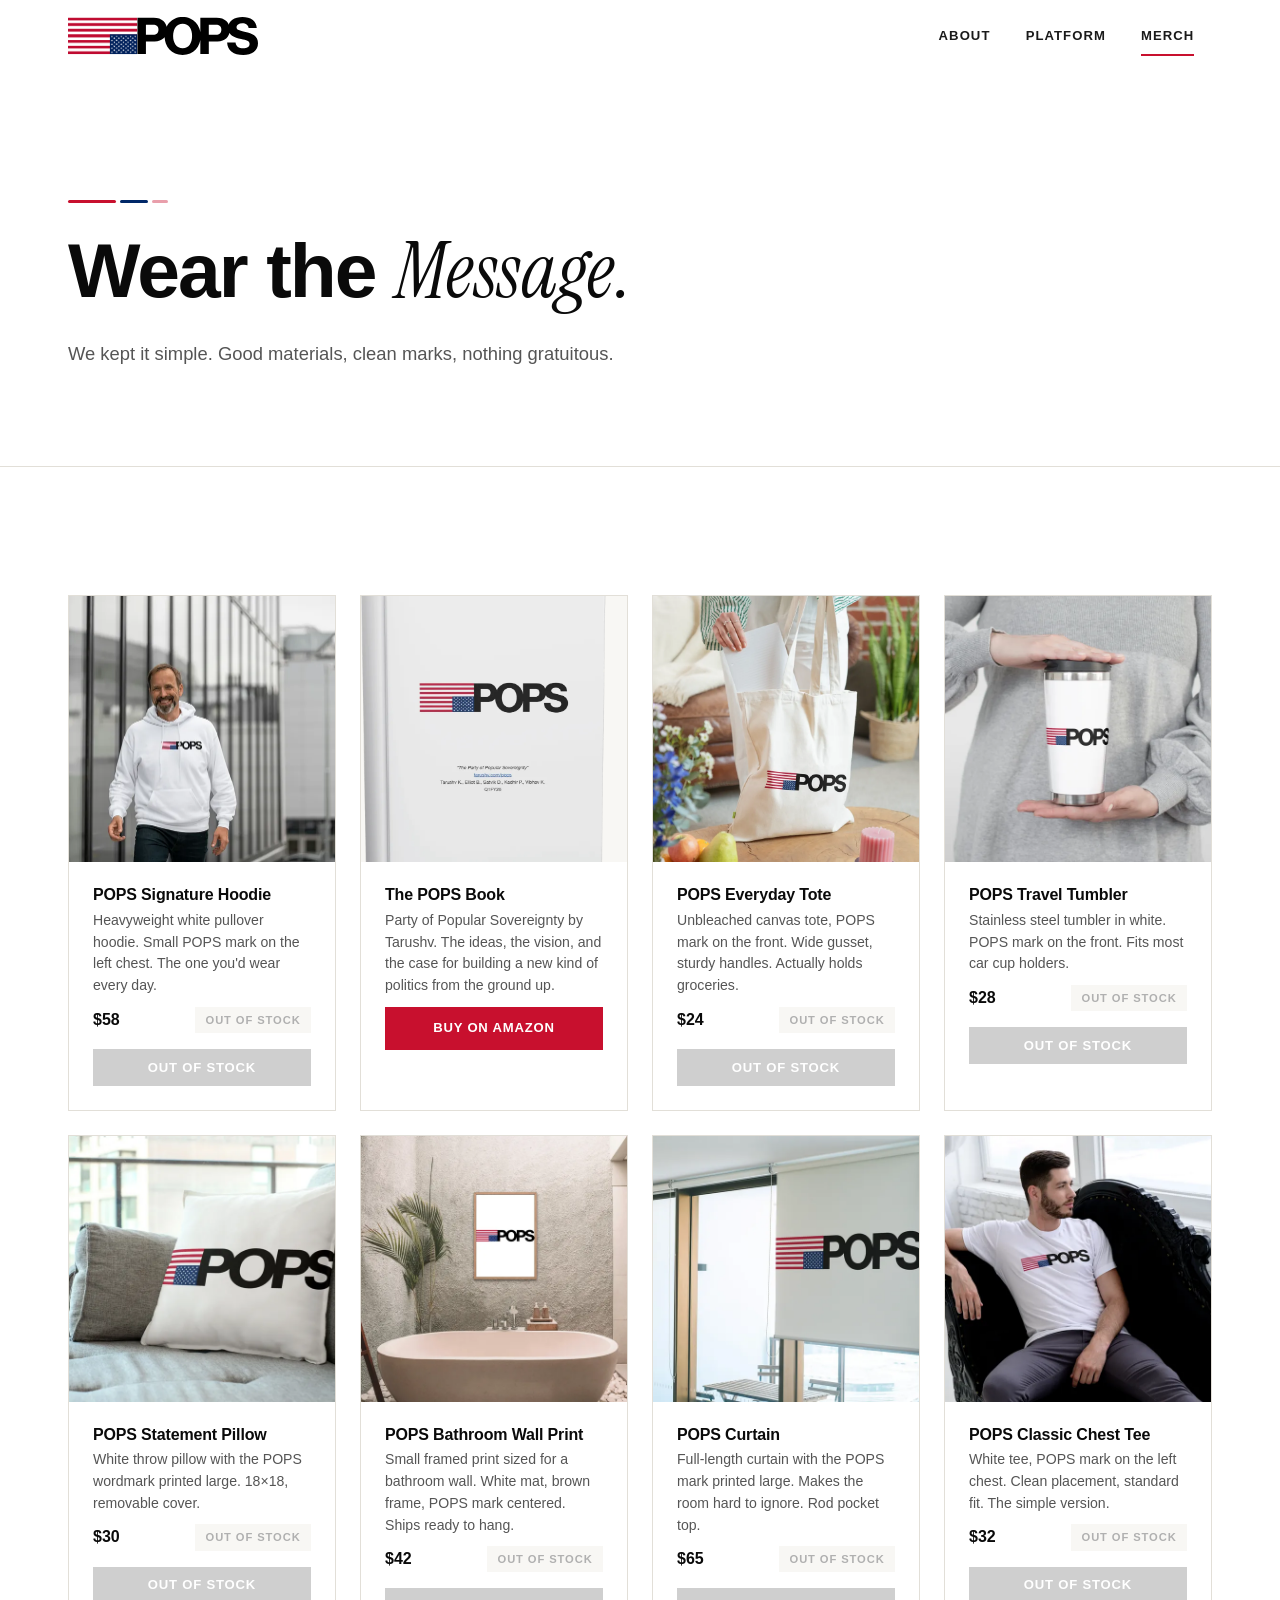
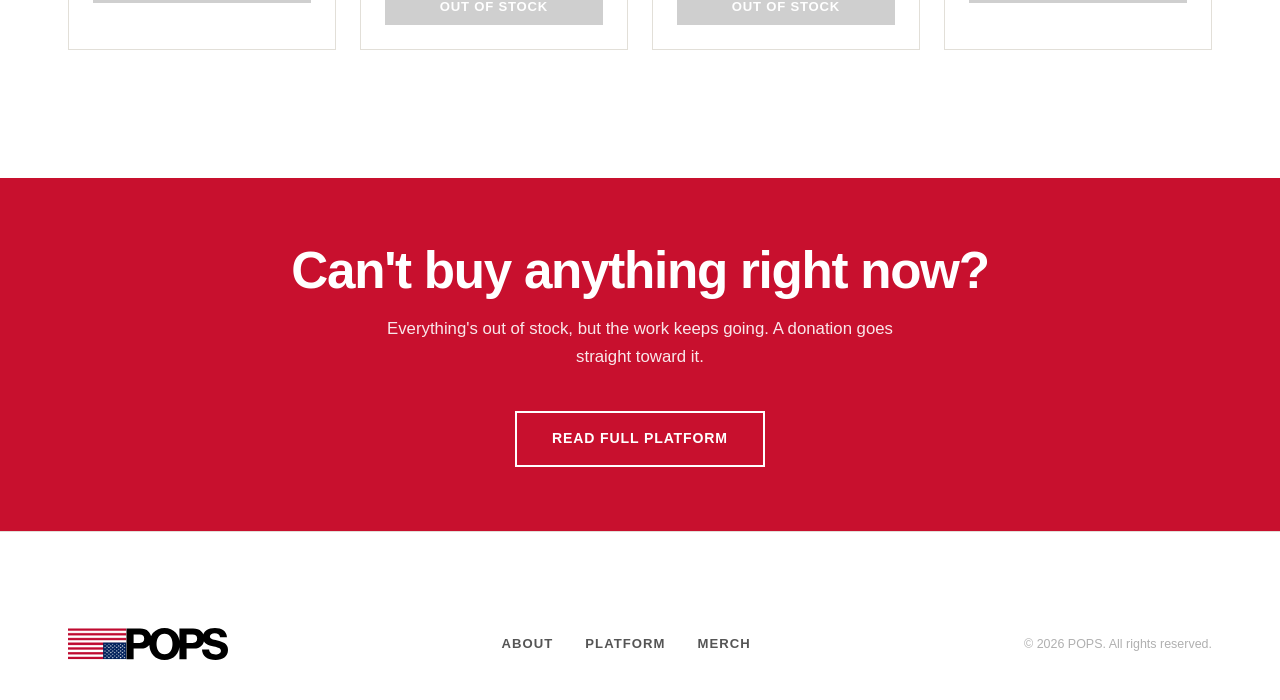
<file: merch.html>
<!DOCTYPE html>
<html lang="en">
<head>
  <meta charset="UTF-8">
  <meta name="viewport" content="width=device-width, initial-scale=1.0">
  <title>Merch — POPS</title>
  <meta name="description" content="Explore the POPS merch collection, including hoodies, tees, tote bags, tumblers, wall art, and more. Current inventory is out of stock.">
  <link rel="stylesheet" href="css/style.css">
  <link rel="icon" href="favicon.svg" type="image/svg+xml">
  <link rel="icon" href="favicon.ico" type="image/x-icon">
</head>
<body>

<div class="scroll-progress"></div>

<!-- HEADER -->
<header class="site-header">
  <div class="header-inner">
    <a href="index.html" class="header-logo"><img src="popslogo.svg" alt="POPS" width="110" height="40"></a>
    <nav class="header-nav">
      <a href="about.html">About</a>
      <a href="https://cdn.jsdelivr.net/gh/tarushvkodes/pops@main/assets/pops-platform.pdf" target="_blank" rel="noopener">Platform</a>
      <a href="merch.html" class="active">Merch</a>
    </nav>
    <button class="menu-toggle" aria-label="Menu"><span></span><span></span><span></span></button>
  </div>
</header>
<nav class="mobile-nav">
  <a href="about.html">About</a><a href="https://cdn.jsdelivr.net/gh/tarushvkodes/pops@main/assets/pops-platform.pdf" target="_blank" rel="noopener">Platform</a>
  <a href="merch.html">Merch</a>
</nav>

<!-- HERO -->
<section class="hero--page">
  <div class="container">
    <div class="hero-content reveal">
      <div class="stripe-accent"><span></span><span></span><span></span></div>
      <h1>Wear the <em>Message.</em></h1>
      <p style="max-width:640px;">We kept it simple. Good materials, clean marks, nothing gratuitous.</p>
    </div>
  </div>
</section>

<!-- PRODUCT GRID -->
<section class="section">
  <div class="container">
    <div class="cards-grid cards-grid--4">

      <!-- 1. White Hoodie -->
      <div class="product-card reveal reveal-delay-1">
        <div class="product-card-img">
          <picture>
            <source srcset="popsmerchmockups/compressed/whitehoodiepopsmock.webp" type="image/webp">
            <img src="popsmerchmockups/compressed/whitehoodiepopsmock.png" alt="POPS Signature Hoodie" loading="lazy">
          </picture>
        </div>
        <div class="product-card-body">
          <h3>POPS Signature Hoodie</h3>
          <p class="product-desc">Heavyweight white pullover hoodie. Small POPS mark on the left chest. The one you'd wear every day.</p>
          <div class="product-card-meta">
            <span class="product-price">$58</span>
            <span class="badge-oos">Out of Stock</span>
          </div>
          <button class="btn btn--disabled btn--sm mt-sm" style="width:100%;" disabled>Out of Stock</button>
        </div>
      </div>

      <!-- 2. POPS Book -->
      <div class="product-card reveal reveal-delay-2">
        <div class="product-card-img">
          <picture>
            <source srcset="popsmerchmockups/compressed/popsbook.webp" type="image/webp">
            <img src="popsmerchmockups/compressed/popsbook.png" alt="Party of Popular Sovereignty — The POPS Book" loading="lazy">
          </picture>
        </div>
        <div class="product-card-body">
          <h3>The POPS Book</h3>
          <p class="product-desc">Party of Popular Sovereignty by Tarushv. The ideas, the vision, and the case for building a new kind of politics from the ground up.</p>
          <div class="product-card-meta">
            <a href="https://www.amazon.com/Party-Popular-Sovereignty-Tarushv-Chandra/dp/B0GRD8GWKQ/" class="btn btn--primary btn--sm" style="width:100%;" target="_blank" rel="noopener">Buy on Amazon</a>
          </div>
        </div>
      </div>

      <!-- 3. Beige Tote -->
      <div class="product-card reveal reveal-delay-3">
        <div class="product-card-img">
          <picture>
            <source srcset="popsmerchmockups/compressed/popsbeigetote.webp" type="image/webp">
            <img src="popsmerchmockups/compressed/popsbeigetote.png" alt="POPS Everyday Tote" loading="lazy">
          </picture>
        </div>
        <div class="product-card-body">
          <h3>POPS Everyday Tote</h3>
          <p class="product-desc">Unbleached canvas tote, POPS mark on the front. Wide gusset, sturdy handles. Actually holds groceries.</p>
          <div class="product-card-meta">
            <span class="product-price">$24</span>
            <span class="badge-oos">Out of Stock</span>
          </div>
          <button class="btn btn--disabled btn--sm mt-sm" style="width:100%;" disabled>Out of Stock</button>
        </div>
      </div>

      <!-- 4. Tumbler -->
      <div class="product-card reveal reveal-delay-4">
        <div class="product-card-img">
          <picture>
            <source srcset="popsmerchmockups/compressed/popstumbler.webp" type="image/webp">
            <img src="popsmerchmockups/compressed/popstumbler.png" alt="POPS Travel Tumbler" loading="lazy">
          </picture>
        </div>
        <div class="product-card-body">
          <h3>POPS Travel Tumbler</h3>
          <p class="product-desc">Stainless steel tumbler in white. POPS mark on the front. Fits most car cup holders.</p>
          <div class="product-card-meta">
            <span class="product-price">$28</span>
            <span class="badge-oos">Out of Stock</span>
          </div>
          <button class="btn btn--disabled btn--sm mt-sm" style="width:100%;" disabled>Out of Stock</button>
        </div>
      </div>

      <!-- 5. Pillow -->
      <div class="product-card reveal reveal-delay-1">
        <div class="product-card-img">
          <picture>
            <source srcset="popsmerchmockups/compressed/popspillowmerchmock.webp" type="image/webp">
            <img src="popsmerchmockups/compressed/popspillowmerchmock.png" alt="POPS Statement Pillow" loading="lazy">
          </picture>
        </div>
        <div class="product-card-body">
          <h3>POPS Statement Pillow</h3>
          <p class="product-desc">White throw pillow with the POPS wordmark printed large. 18×18, removable cover.</p>
          <div class="product-card-meta">
            <span class="product-price">$30</span>
            <span class="badge-oos">Out of Stock</span>
          </div>
          <button class="btn btn--disabled btn--sm mt-sm" style="width:100%;" disabled>Out of Stock</button>
        </div>
      </div>

      <!-- 6. Wall Art -->
      <div class="product-card reveal reveal-delay-2">
        <div class="product-card-img">
          <picture>
            <source srcset="popsmerchmockups/compressed/popsbathroomwallartmock.webp" type="image/webp">
            <img src="popsmerchmockups/compressed/popsbathroomwallartmock.png" alt="POPS Bathroom Wall Print" loading="lazy">
          </picture>
        </div>
        <div class="product-card-body">
          <h3>POPS Bathroom Wall Print</h3>
          <p class="product-desc">Small framed print sized for a bathroom wall. White mat, brown frame, POPS mark centered. Ships ready to hang.</p>
          <div class="product-card-meta">
            <span class="product-price">$42</span>
            <span class="badge-oos">Out of Stock</span>
          </div>
          <button class="btn btn--disabled btn--sm mt-sm" style="width:100%;" disabled>Out of Stock</button>
        </div>
      </div>

      <!-- 7. Window Shade -->
      <div class="product-card reveal reveal-delay-3">
        <div class="product-card-img">
          <picture>
            <source srcset="popsmerchmockups/compressed/mockupofcurtainwpopslogo.webp" type="image/webp">
            <img src="popsmerchmockups/compressed/mockupofcurtainwpopslogo.png" alt="POPS Curtain" loading="lazy">
          </picture>
        </div>
        <div class="product-card-body">
          <h3>POPS Curtain</h3>
          <p class="product-desc">Full-length curtain with the POPS mark printed large. Makes the room hard to ignore. Rod pocket top.</p>
          <div class="product-card-meta">
            <span class="product-price">$65</span>
            <span class="badge-oos">Out of Stock</span>
          </div>
          <button class="btn btn--disabled btn--sm mt-sm" style="width:100%;" disabled>Out of Stock</button>
        </div>
      </div>

      <!-- 8. Classic Chest Tee -->
      <div class="product-card reveal reveal-delay-4">
        <div class="product-card-img">
          <picture>
            <source srcset="popsmerchmockups/compressed/popstee.webp" type="image/webp">
            <img src="popsmerchmockups/compressed/popstee.png" alt="POPS Classic Chest Tee" loading="lazy">
          </picture>
        </div>
        <div class="product-card-body">
          <h3>POPS Classic Chest Tee</h3>
          <p class="product-desc">White tee, POPS mark on the left chest. Clean placement, standard fit. The simple version.</p>
          <div class="product-card-meta">
            <span class="product-price">$32</span>
            <span class="badge-oos">Out of Stock</span>
          </div>
          <button class="btn btn--disabled btn--sm mt-sm" style="width:100%;" disabled>Out of Stock</button>
        </div>
      </div>

    </div>
  </div>
</section>

<!-- CTA -->
<section class="action-band">
  <div class="container reveal">
    <h2>Can't buy anything right now?</h2>
    <p>Everything's out of stock, but the work keeps going. A donation goes straight toward it.</p>
    <div>
      <a href="https://cdn.jsdelivr.net/gh/tarushvkodes/pops@main/assets/pops-platform.pdf" class="btn btn--outline-white" target="_blank" rel="noopener">Read Full Platform</a>
    </div>
  </div>
</section>

<!-- FOOTER -->
<footer class="site-footer">
  <div class="container">
    <div class="footer-inner">
      <a href="index.html" class="footer-logo">
        <img src="popslogo.svg" alt="POPS" height="32">
      </a>
      <nav class="footer-nav">
        <a href="about.html">About</a>
        <a href="https://cdn.jsdelivr.net/gh/tarushvkodes/pops@main/assets/pops-platform.pdf" target="_blank" rel="noopener">Platform</a>
        <a href="merch.html">Merch</a>
      </nav>
      <p class="footer-copy">&copy; 2026 POPS. All rights reserved.</p>
    </div>
  </div>
</footer>

<button class="back-to-top" aria-label="Back to top">&#8593;</button>
<script src="js/main.js"></script>
</body>
</html>
</file>
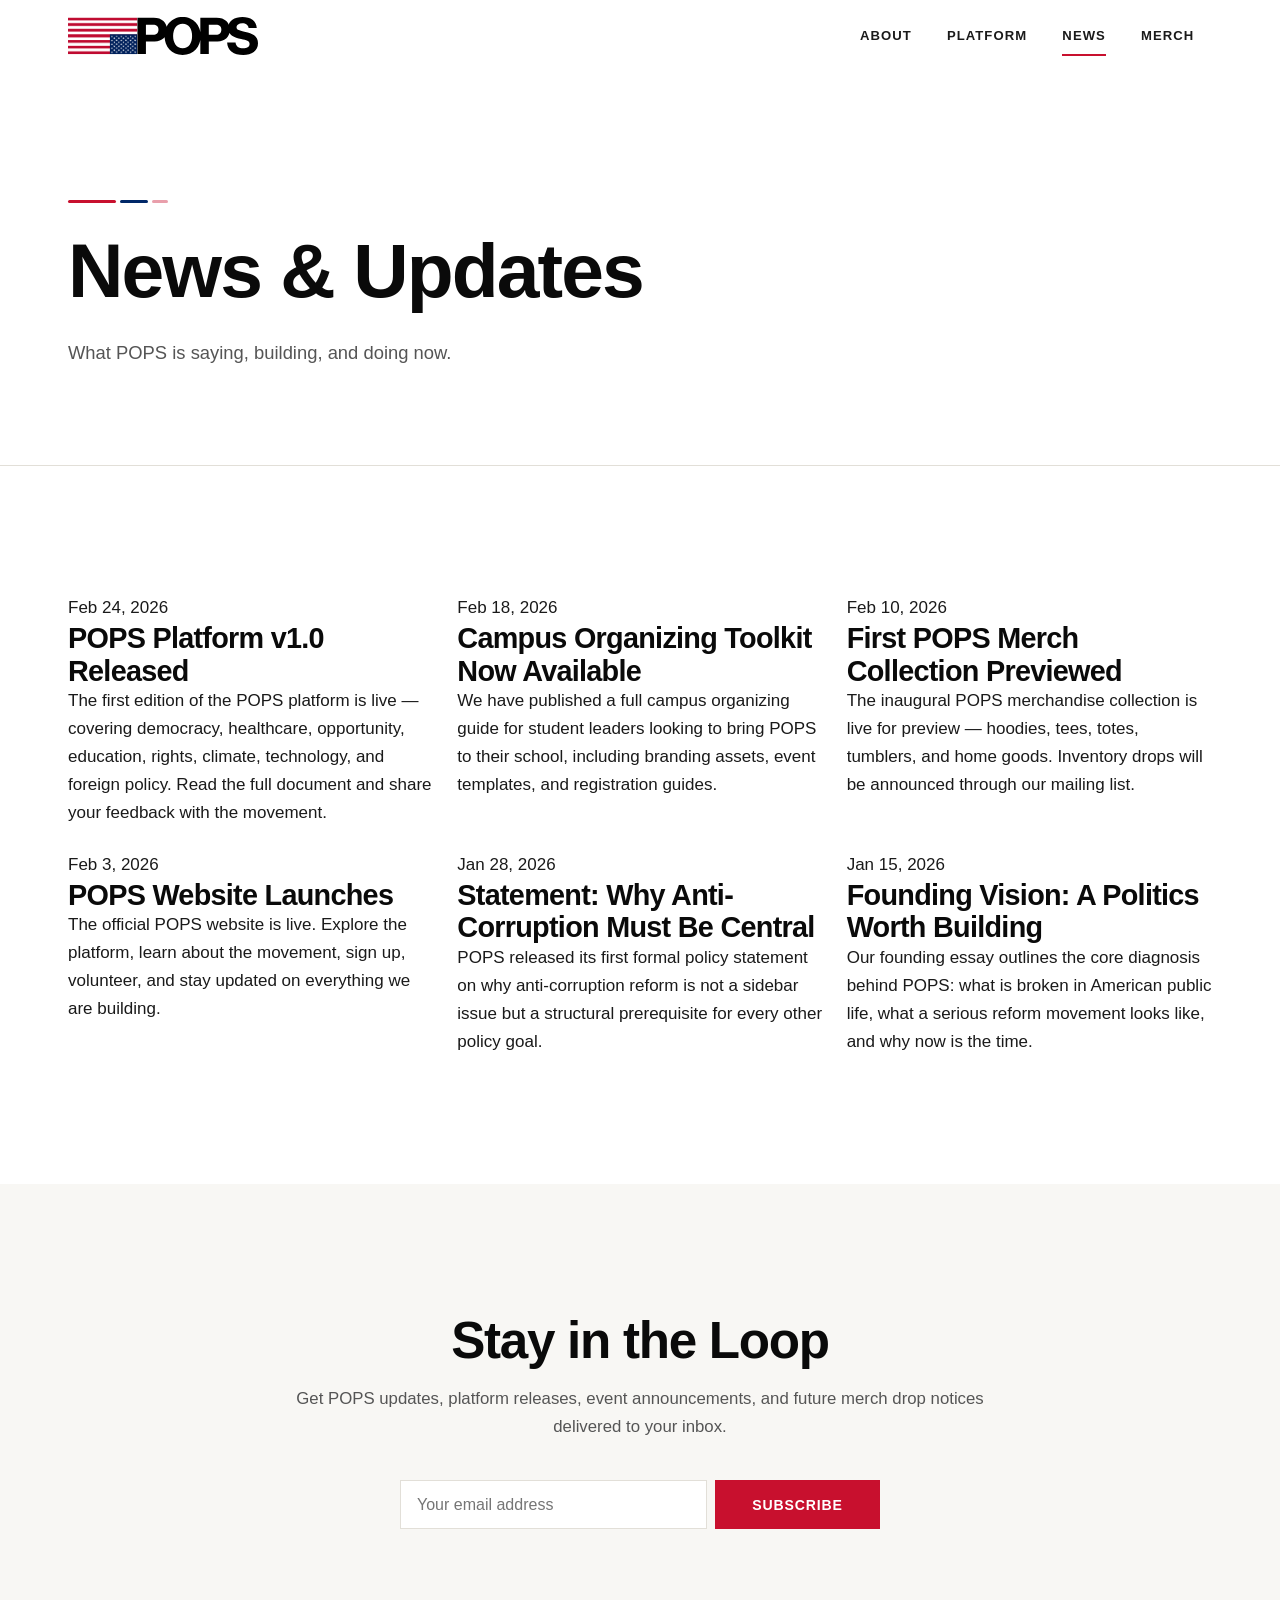
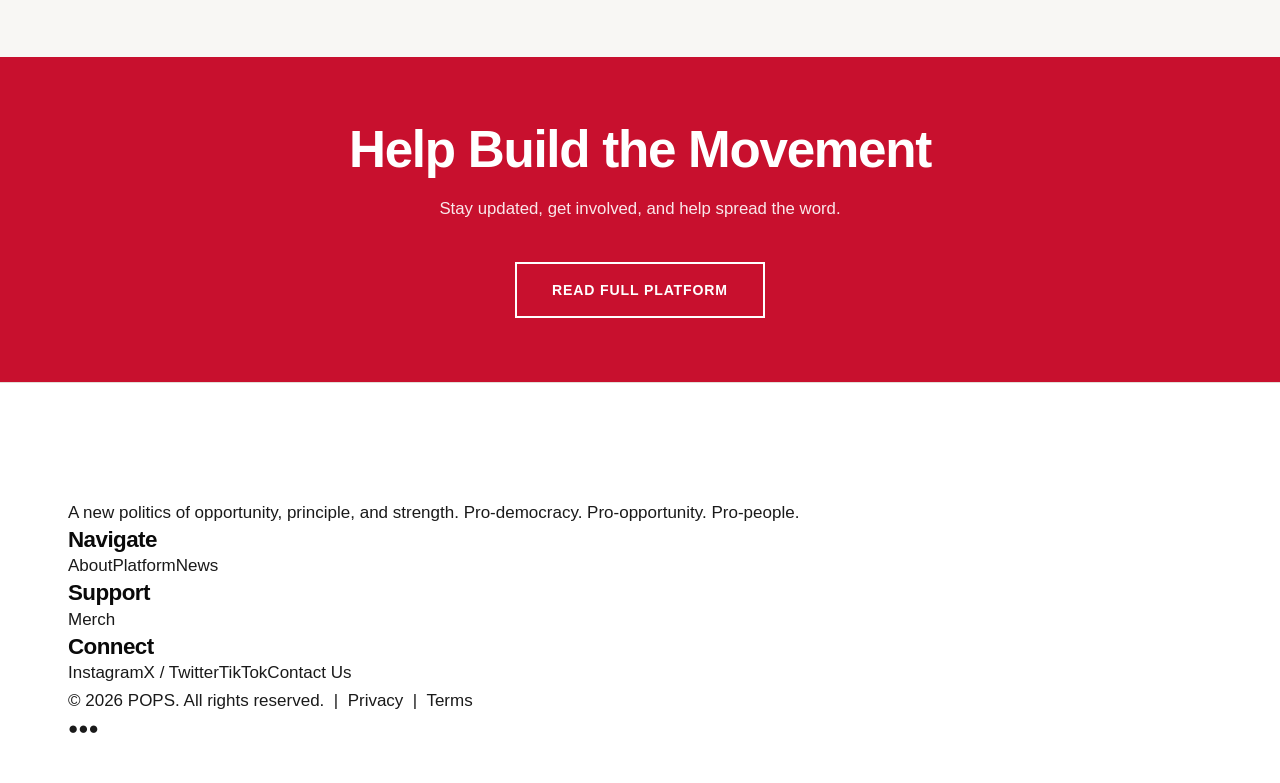
<file: news.html>
<!DOCTYPE html>
<html lang="en">
<head>
  <meta charset="UTF-8">
  <meta name="viewport" content="width=device-width, initial-scale=1.0">
  <title>News — POPS</title>
  <meta name="description" content="The latest from POPS: press statements, campaign updates, event announcements, and movement news.">
  <link rel="stylesheet" href="css/style.css">
  <link rel="icon" href="favicon.svg" type="image/svg+xml">
  <link rel="icon" href="favicon.ico" type="image/x-icon">
</head>
<body>

<div class="scroll-progress"></div>

<!-- HEADER -->
<header class="site-header">
  <div class="header-inner">
    <a href="index.html" class="header-logo"><img src="popslogo.svg" alt="POPS" width="110" height="40"></a>
    <nav class="header-nav">
      <a href="about.html">About</a>
      <a href="https://cdn.jsdelivr.net/gh/tarushvkodes/pops@main/assets/pops-platform.pdf" target="_blank" rel="noopener">Platform</a>
      <a href="news.html" class="active">News</a>
      <a href="merch.html">Merch</a>
    </nav>
    <button class="menu-toggle" aria-label="Menu"><span></span><span></span><span></span></button>
  </div>
</header>
<nav class="mobile-nav">
  <a href="about.html">About</a><a href="https://cdn.jsdelivr.net/gh/tarushvkodes/pops@main/assets/pops-platform.pdf" target="_blank" rel="noopener">Platform</a>
  <a href="news.html">News</a><a href="merch.html">Merch</a>
</nav>

<!-- HERO -->
<section class="hero hero--page">
  <div class="container">
    <div class="hero-content reveal">
      <div class="stripe-accent"><span></span><span></span><span></span></div>
      <h1>News &amp; Updates</h1>
      <p style="max-width:640px;">What POPS is saying, building, and doing now.</p>
    </div>
  </div>
</section>

<!-- NEWS GRID -->
<section class="section">
  <div class="container">
    <div class="cards-grid cards-grid--3">

      <div class="news-card reveal reveal-delay-1">
        <div class="news-card-body">
          <p class="date">Feb 24, 2026</p>
          <h3>POPS Platform v1.0 Released</h3>
          <p>The first edition of the POPS platform is live — covering democracy, healthcare, opportunity, education, rights, climate, technology, and foreign policy. Read the full document and share your feedback with the movement.</p>
        </div>
      </div>

      <div class="news-card reveal reveal-delay-2">
        <div class="news-card-body">
          <p class="date">Feb 18, 2026</p>
          <h3>Campus Organizing Toolkit Now Available</h3>
          <p>We have published a full campus organizing guide for student leaders looking to bring POPS to their school, including branding assets, event templates, and registration guides.</p>
        </div>
      </div>

      <div class="news-card reveal reveal-delay-3">
        <div class="news-card-body">
          <p class="date">Feb 10, 2026</p>
          <h3>First POPS Merch Collection Previewed</h3>
          <p>The inaugural POPS merchandise collection is live for preview — hoodies, tees, totes, tumblers, and home goods. Inventory drops will be announced through our mailing list.</p>
        </div>
      </div>

      <div class="news-card reveal reveal-delay-1">
        <div class="news-card-body">
          <p class="date">Feb 3, 2026</p>
          <h3>POPS Website Launches</h3>
          <p>The official POPS website is live. Explore the platform, learn about the movement, sign up, volunteer, and stay updated on everything we are building.</p>
        </div>
      </div>

      <div class="news-card reveal reveal-delay-2">
        <div class="news-card-body">
          <p class="date">Jan 28, 2026</p>
          <h3>Statement: Why Anti-Corruption Must Be Central</h3>
          <p>POPS released its first formal policy statement on why anti-corruption reform is not a sidebar issue but a structural prerequisite for every other policy goal.</p>
        </div>
      </div>

      <div class="news-card reveal reveal-delay-3">
        <div class="news-card-body">
          <p class="date">Jan 15, 2026</p>
          <h3>Founding Vision: A Politics Worth Building</h3>
          <p>Our founding essay outlines the core diagnosis behind POPS: what is broken in American public life, what a serious reform movement looks like, and why now is the time.</p>
        </div>
      </div>

    </div>
  </div>
</section>

<!-- NEWSLETTER -->
<section class="section section--alt">
  <div class="container container--narrow text-center reveal">
    <h2>Stay in the Loop</h2>
    <p class="mt-sm" style="color:var(--pops-gray); font-size:1.05rem;">Get POPS updates, platform releases, event announcements, and future merch drop notices delivered to your inbox.</p>
    <form class="inline-form mt-lg" style="margin-left:auto; margin-right:auto;" data-action="newsletter">
      <input type="email" class="form-input" placeholder="Your email address" required>
      <button type="submit" class="btn btn--primary">Subscribe</button>
    </form>
  </div>
</section>

<!-- CTA -->
<section class="action-band">
  <div class="container reveal">
    <h2>Help Build the Movement</h2>
    <p>Stay updated, get involved, and help spread the word.</p>
    <div>
      <a href="https://cdn.jsdelivr.net/gh/tarushvkodes/pops@main/assets/pops-platform.pdf" class="btn btn--outline-white" target="_blank" rel="noopener">Read Full Platform</a>
    </div>
  </div>
</section>

<!-- FOOTER -->
<footer class="site-footer">
  <div class="container">
    <div class="footer-grid">
      <div class="footer-brand">
        <img src="popslogo.svg" alt="POPS" style="filter: brightness(0) invert(1);" width="100" height="36">
        <p>A new politics of opportunity, principle, and strength. Pro-democracy. Pro-opportunity. Pro-people.</p>
      </div>
      <div class="footer-col"><h4>Navigate</h4><a href="about.html">About</a><a href="https://cdn.jsdelivr.net/gh/tarushvkodes/pops@main/assets/pops-platform.pdf" target="_blank" rel="noopener">Platform</a><a href="news.html">News</a></div>
      <div class="footer-col"><h4>Support</h4><a href="merch.html">Merch</a></div>
      <div class="footer-col"><h4>Connect</h4><a href="#">Instagram</a><a href="#">X / Twitter</a><a href="#">TikTok</a><a href="#">Contact Us</a></div>
    </div>
    <div class="footer-bottom">
      <span>&copy; 2026 POPS. All rights reserved. &nbsp;|&nbsp; <a href="#">Privacy</a> &nbsp;|&nbsp; <a href="#">Terms</a></span>
      <div class="footer-social"><a href="#" aria-label="Instagram">&#9679;</a><a href="#" aria-label="Twitter">&#9679;</a><a href="#" aria-label="TikTok">&#9679;</a></div>
    </div>
  </div>
</footer>

<button class="back-to-top" aria-label="Back to top">&#8593;</button>
<script src="js/main.js"></script>
</body>
</html>
</file>
<file: css/style.css>
/* ============================================================
   POPS — Global Stylesheet
   "Editorial Insurgent" — Sans/Serif synergy, typographic drama
   ============================================================ */

/* ---------- Google Fonts ---------- */
@import url('https://fonts.googleapis.com/css2?family=Instrument+Serif:ital@0;1&family=Inter:wght@300;400;500;600;700&display=swap');

/* ---------- CSS Variables ---------- */
:root {
  --pops-red: #C8102E;
  --pops-red-dark: #9E0D24;
  --pops-red-glow: rgba(200, 16, 46, 0.12);
  --pops-blue: #002868;
  --pops-blue-light: #003C8F;
  --pops-navy: #001845;
  --pops-white: #FFFFFF;
  --pops-off-white: #F8F7F4;
  --pops-cream: #F0EDE6;
  --pops-black: #0A0A0A;
  --pops-charcoal: #1A1A1A;
  --pops-gray: #555555;
  --pops-gray-light: #B0B0B0;
  --pops-border: #E2DFD8;

  /* Typography — The dual-font system */
  --font-serif: 'Instrument Serif', Georgia, 'Times New Roman', serif;
  --font-sans: Helvetica, 'Inter', -apple-system, Arial, sans-serif;

  /* Spacing */
  --space-xs: 0.5rem;
  --space-sm: 1rem;
  --space-md: 1.5rem;
  --space-lg: 2.5rem;
  --space-xl: 4rem;
  --space-2xl: 6rem;
  --space-3xl: 8rem;
  --space-4xl: 12rem;

  --max-width: 1240px;
  --header-height: 72px;

  --ease-out: cubic-bezier(0.22, 1, 0.36, 1);
  --ease-expo: cubic-bezier(0.16, 1, 0.3, 1);
  --transition-fast: 0.2s var(--ease-out);
  --transition-med: 0.45s var(--ease-out);
  --transition-slow: 0.8s var(--ease-expo);
}

/* ---------- Reset ---------- */
*, *::before, *::after { margin: 0; padding: 0; box-sizing: border-box; }
html { scroll-behavior: smooth; scroll-padding-top: var(--header-height); }
body {
  font-family: var(--font-sans);
  font-size: 17px;
  line-height: 1.65;
  color: var(--pops-charcoal);
  background: var(--pops-white);
  -webkit-font-smoothing: antialiased;
  -moz-osx-font-smoothing: grayscale;
  overflow-x: hidden;
}
img { max-width: 100%; height: auto; display: block; }
a { color: inherit; text-decoration: none; transition: color var(--transition-fast); }
button, input, textarea, select { font-family: inherit; font-size: inherit; }
ul, ol { list-style: none; }

/* ============================================================
   TYPOGRAPHY — The core innovation
   Headings: bold sans-serif by default.
   <em> inside headings: Instrument Serif italic — creating contrast.
   ============================================================ */
h1, h2, h3, h4, h5, h6 {
  font-family: var(--font-sans);
  font-weight: 700;
  font-style: normal;
  line-height: 1.12;
  color: var(--pops-black);
  letter-spacing: -0.025em;
}
/* The serif/italic "switch" for emphasis words */
h1 em, h2 em, h3 em, h4 em {
  font-family: var(--font-serif);
  font-style: italic;
  font-weight: 500;
  letter-spacing: 0.005em;
}
/* In dark contexts, inherit color */
.section--dark h1, .section--dark h2, .section--dark h3,
.section--dark h1 em, .section--dark h2 em, .section--dark h3 em {
  color: var(--pops-white);
}

h1 { font-size: clamp(2.6rem, 6vw, 5rem); }
h2 { font-size: clamp(1.9rem, 4.2vw, 3.2rem); }
h3 { font-size: clamp(1.3rem, 2.5vw, 1.8rem); }
h4 { font-size: clamp(1.1rem, 1.8vw, 1.4rem); }

p + p { margin-top: 1em; }

/* ---------- Container ---------- */
.container {
  width: 100%;
  max-width: var(--max-width);
  margin: 0 auto;
  padding: 0 clamp(1.5rem, 5vw, 3rem);
}
.container--narrow { max-width: 820px; }
.container--wide { max-width: 1400px; }

/* ---------- Reveal Animations ---------- */
.reveal {
  opacity: 0;
  transform: translateY(40px);
  transition: opacity 0.9s var(--ease-expo), transform 0.9s var(--ease-expo);
}
.reveal.visible {
  opacity: 1;
  transform: translateY(0);
}
.reveal-delay-1 { transition-delay: 0.08s; }
.reveal-delay-2 { transition-delay: 0.16s; }
.reveal-delay-3 { transition-delay: 0.24s; }
.reveal-delay-4 { transition-delay: 0.32s; }
.reveal-delay-5 { transition-delay: 0.40s; }

/* Stagger lines for hero */
.stagger-line {
  opacity: 0;
  transform: translateY(60px);
  transition: opacity 0.8s var(--ease-expo), transform 0.8s var(--ease-expo);
}
.stagger-line.visible {
  opacity: 1;
  transform: translateY(0);
}

/* ============================================================
   BUTTONS
   ============================================================ */
.btn {
  display: inline-flex;
  align-items: center;
  justify-content: center;
  gap: 0.5rem;
  padding: 0.9rem 2.2rem;
  font-family: var(--font-sans);
  font-weight: 600;
  font-size: 0.88rem;
  letter-spacing: 0.06em;
  text-transform: uppercase;
  border: 2px solid transparent;
  border-radius: 0;
  cursor: pointer;
  transition: all var(--transition-fast);
  white-space: nowrap;
  position: relative;
}
.btn--primary {
  background: var(--pops-red);
  color: var(--pops-white);
  border-color: var(--pops-red);
}
.btn--primary:hover {
  background: var(--pops-red-dark);
  border-color: var(--pops-red-dark);
  transform: translateY(-2px);
  box-shadow: 0 8px 24px rgba(200, 16, 46, 0.3);
}
.btn--secondary {
  background: var(--pops-blue);
  color: var(--pops-white);
  border-color: var(--pops-blue);
}
.btn--secondary:hover {
  background: var(--pops-blue-light);
  border-color: var(--pops-blue-light);
  transform: translateY(-2px);
}
.btn--outline {
  background: transparent;
  color: var(--pops-black);
  border-color: var(--pops-black);
}
.btn--outline:hover {
  background: var(--pops-black);
  color: var(--pops-white);
  transform: translateY(-2px);
}
.btn--outline-white {
  background: transparent;
  color: var(--pops-white);
  border-color: var(--pops-white);
}
.btn--outline-white:hover {
  background: var(--pops-white);
  color: var(--pops-black);
  transform: translateY(-2px);
}
.btn--ghost {
  background: transparent;
  color: var(--pops-charcoal);
  border-color: transparent;
  padding-left: 0;
  padding-right: 0;
  letter-spacing: 0.04em;
}
.btn--ghost::after {
  content: '→';
  margin-left: 0.3rem;
  transition: transform var(--transition-fast);
}
.btn--ghost:hover { color: var(--pops-red); }
.btn--ghost:hover::after { transform: translateX(4px); }

.btn--disabled {
  background: var(--pops-gray-light);
  color: var(--pops-white);
  border-color: var(--pops-gray-light);
  cursor: not-allowed;
  pointer-events: none;
  opacity: 0.6;
}
.btn--large { padding: 1.1rem 3rem; font-size: 0.95rem; }
.btn--sm { padding: 0.55rem 1.4rem; font-size: 0.82rem; }

/* ============================================================
   HEADER
   ============================================================ */
.site-header {
  position: fixed;
  top: 0; left: 0; width: 100%;
  height: var(--header-height);
  background: rgba(255,255,255,0.96);
  backdrop-filter: blur(16px);
  -webkit-backdrop-filter: blur(16px);
  z-index: 1000;
  border-bottom: 1px solid transparent;
  transition: border-color var(--transition-fast), box-shadow var(--transition-fast);
}
.site-header.scrolled {
  border-bottom-color: var(--pops-border);
  box-shadow: 0 1px 20px rgba(0,0,0,0.04);
}
.header-inner {
  display: flex; align-items: center; justify-content: space-between;
  height: 100%; max-width: var(--max-width);
  margin: 0 auto; padding: 0 clamp(1.5rem, 5vw, 3rem);
}
.header-logo img { height: 38px; width: auto; }
.header-nav { display: flex; align-items: center; gap: 0; }
.header-nav a {
  padding: 0.5rem 1.1rem;
  font-size: 0.82rem;
  font-weight: 600;
  letter-spacing: 0.08em;
  text-transform: uppercase;
  color: var(--pops-charcoal);
  position: relative;
}
.header-nav a::after {
  content: '';
  position: absolute; bottom: -2px; left: 1.1rem; right: 1.1rem;
  height: 2px; background: var(--pops-red);
  transform: scaleX(0); transition: transform var(--transition-fast);
  transform-origin: left;
}
.header-nav a:hover::after, .header-nav a.active::after { transform: scaleX(1); }
.header-actions { display: flex; align-items: center; gap: 0.75rem; }

/* Mobile toggle */
.menu-toggle {
  display: none; background: none; border: none;
  cursor: pointer; width: 32px; height: 32px; position: relative;
}
.menu-toggle span {
  display: block; width: 22px; height: 2px;
  background: var(--pops-black); position: absolute; left: 5px;
  transition: all var(--transition-fast);
}
.menu-toggle span:nth-child(1) { top: 9px; }
.menu-toggle span:nth-child(2) { top: 15px; }
.menu-toggle span:nth-child(3) { top: 21px; }
.menu-toggle.open span:nth-child(1) { top: 15px; transform: rotate(45deg); }
.menu-toggle.open span:nth-child(2) { opacity: 0; }
.menu-toggle.open span:nth-child(3) { top: 15px; transform: rotate(-45deg); }

/* Mobile nav */
.mobile-nav {
  display: none; position: fixed;
  top: var(--header-height); left: 0;
  width: 100%; height: calc(100vh - var(--header-height));
  background: var(--pops-white); z-index: 999;
  flex-direction: column;
  padding: var(--space-lg) var(--space-md);
  overflow-y: auto;
}
.mobile-nav.open { display: flex; }
.mobile-nav a {
  display: block; padding: 1rem 0;
  font-size: 1.3rem; font-weight: 600;
  text-transform: uppercase; letter-spacing: 0.06em;
  border-bottom: 1px solid var(--pops-border);
}
.mobile-nav .btn { margin-top: var(--space-md); text-align: center; }

/* ============================================================
   HERO — Editorial homepage hero
   ============================================================ */
.hero-editorial {
  position: relative;
  min-height: 100vh;
  display: flex;
  align-items: center;
  padding: calc(var(--header-height) + var(--space-xl)) 0 var(--space-2xl);
  background: var(--pops-white);
  overflow: hidden;
}
/* Subtle red glow, barely visible */
.hero-editorial::before {
  content: '';
  position: absolute;
  top: 20%; right: -10%;
  width: 60vw; height: 60vw;
  border-radius: 50%;
  background: radial-gradient(circle, var(--pops-red-glow) 0%, transparent 70%);
  pointer-events: none;
  animation: breathe 8s ease-in-out infinite;
}
@keyframes breathe {
  0%, 100% { opacity: 0.5; transform: scale(1); }
  50% { opacity: 1; transform: scale(1.08); }
}

.hero-editorial__inner {
  position: relative;
  z-index: 2;
}
.hero-editorial__inner--split {
  display: grid;
  grid-template-columns: 1fr 1fr;
  gap: var(--space-xl);
  align-items: center;
}
.hero-editorial__video {
  position: relative;
  width: 100%;
  padding-bottom: 56.25%; /* 16:9 aspect ratio */
  border-radius: 12px;
  overflow: hidden;
  box-shadow: 0 8px 30px rgba(0, 0, 0, 0.12);
}
.hero-editorial__video iframe {
  position: absolute;
  top: 0;
  left: 0;
  width: 100%;
  height: 100%;
  border: 0;
}

/* The massive mixed-type headline */
.hero-headline {
  font-family: var(--font-sans);
  font-weight: 800;
  font-size: clamp(3rem, 8.5vw, 7.5rem);
  line-height: 1.02;
  letter-spacing: -0.04em;
  color: var(--pops-black);
  margin-bottom: var(--space-lg);
}
.hero-headline em {
  font-family: var(--font-serif);
  font-weight: 500;
  font-style: italic;
  letter-spacing: -0.01em;
}
.hero-headline .line {
  display: block;
}

/* Red accent rule */
.hero-rule {
  width: 80px;
  height: 4px;
  background: var(--pops-red);
  margin-bottom: var(--space-lg);
}

.hero-editorial__sub {
  max-width: 520px;
}
.hero-editorial__sub p {
  font-size: clamp(1rem, 1.5vw, 1.15rem);
  line-height: 1.75;
  color: var(--pops-gray);
}
.hero-ctas {
  display: flex;
  flex-wrap: wrap;
  gap: 1rem;
  margin-top: var(--space-lg);
}

/* ============================================================
   HERO — Internal page hero (lighter, shorter)
   ============================================================ */
.hero--page {
  position: relative;
  padding: calc(var(--header-height) + var(--space-3xl)) 0 var(--space-2xl);
  background: var(--pops-white);
  border-bottom: 1px solid var(--pops-border);
}
.hero-content {
  position: relative; z-index: 2;
  max-width: 720px;
}
.hero-content .label {
  display: inline-block;
  font-size: 0.78rem; font-weight: 700;
  letter-spacing: 0.14em; text-transform: uppercase;
  color: var(--pops-red);
  margin-bottom: var(--space-sm);
}
.hero-content h1 { margin-bottom: var(--space-md); }
.hero-content p {
  font-size: clamp(1rem, 1.8vw, 1.15rem);
  line-height: 1.75; color: var(--pops-gray);
  max-width: 600px;
}

/* Stripe accent */
.stripe-accent {
  display: flex; gap: 4px; margin-bottom: var(--space-md);
}
.stripe-accent span { display: block; height: 3px; border-radius: 2px; }
.stripe-accent span:nth-child(1) { background: var(--pops-red); width: 48px; }
.stripe-accent span:nth-child(2) { background: var(--pops-blue); width: 28px; }
.stripe-accent span:nth-child(3) { background: var(--pops-red); width: 16px; opacity: 0.4; }

/* ============================================================
   SECTIONS
   ============================================================ */
.section { padding: var(--space-3xl) 0; }
.section--alt { background: var(--pops-off-white); }
.section--dark {
  background: var(--pops-navy);
  color: var(--pops-white);
}
.section-header {
  text-align: center;
  max-width: 680px;
  margin: 0 auto var(--space-xl);
}
.section-header h2 { margin-bottom: var(--space-sm); }
.section-header p { font-size: 1.05rem; color: var(--pops-gray); line-height: 1.7; }
.section--dark .section-header p { color: rgba(255,255,255,0.65); }

/* Editorial split: big heading left, body right */
.editorial-split {
  display: grid;
  grid-template-columns: 1fr 1fr;
  gap: var(--space-xl);
  align-items: start;
}
.editorial-split h2 {
  font-size: clamp(2rem, 4.5vw, 3.5rem);
  line-height: 1.08;
  position: sticky;
  top: calc(var(--header-height) + 2rem);
}
.editorial-split__body p {
  font-size: 1.05rem;
  color: var(--pops-gray);
  line-height: 1.8;
}

/* Statement band — bold typographic statement */
.statement-band {
  padding: var(--space-3xl) 0;
  background: var(--pops-black);
  color: var(--pops-white);
  text-align: center;
  position: relative;
  overflow: hidden;
}
.statement-band::before {
  content: 'POPS';
  position: absolute;
  top: 50%; left: 50%;
  transform: translate(-50%, -50%);
  font-family: var(--font-sans);
  font-weight: 900;
  font-size: clamp(15rem, 30vw, 40rem);
  letter-spacing: -0.05em;
  color: rgba(255,255,255,0.025);
  white-space: nowrap;
  pointer-events: none;
}
.statement-band h2 {
  font-size: clamp(1.8rem, 4vw, 3rem);
  max-width: 800px;
  margin: 0 auto;
  position: relative;
  z-index: 1;
  color: var(--pops-white);
}

/* ============================================================
   CARDS GRID
   ============================================================ */
.cards-grid { display: grid; gap: 1.5rem; }
.cards-grid--2 { grid-template-columns: repeat(2, 1fr); }
.cards-grid--3 { grid-template-columns: repeat(3, 1fr); }
.cards-grid--4 { grid-template-columns: repeat(4, 1fr); }

.card {
  background: var(--pops-white);
  border: 1px solid var(--pops-border);
  padding: var(--space-lg);
  transition: all var(--transition-med);
  position: relative;
}
.card:hover {
  border-color: var(--pops-red);
  transform: translateY(-3px);
  box-shadow: 0 16px 48px rgba(0,0,0,0.06);
}
.card-icon {
  width: 44px; height: 44px;
  background: var(--pops-off-white);
  border-radius: 50%;
  display: flex; align-items: center; justify-content: center;
  margin-bottom: var(--space-md);
  font-size: 1.2rem;
}
.card h3 {
  font-family: var(--font-sans);
  font-style: normal;
  font-size: 1.1rem;
  font-weight: 700;
  letter-spacing: -0.01em;
  margin-bottom: 0.6rem;
}
.card p { color: var(--pops-gray); font-size: 0.92rem; line-height: 1.65; }

/* Issue cards (platform) */
.issue-card {
  background: var(--pops-white);
  border: 1px solid var(--pops-border);
  padding: var(--space-lg);
  transition: all var(--transition-med);
  position: relative;
  overflow: hidden;
}
.issue-card::before {
  content: '';
  position: absolute; top: 0; left: 0;
  width: 3px; height: 100%;
  background: var(--pops-red);
  transform: scaleY(0); transition: transform var(--transition-med);
  transform-origin: top;
}
.issue-card:hover::before { transform: scaleY(1); }
.issue-card:hover {
  transform: translateY(-3px);
  box-shadow: 0 16px 48px rgba(0,0,0,0.06);
}
.issue-card h3 {
  font-family: var(--font-sans);
  font-style: normal;
  font-weight: 700;
  font-size: 1.1rem;
  margin-bottom: 0.6rem;
}
.issue-card p { color: var(--pops-gray); font-size: 0.92rem; line-height: 1.65; }
.issue-card .read-more {
  display: inline-block; margin-top: var(--space-sm);
  font-weight: 600; font-size: 0.85rem;
  color: var(--pops-red);
  text-transform: uppercase; letter-spacing: 0.06em;
}
.issue-card .read-more:hover { text-decoration: underline; }

/* ============================================================
   PRODUCT CARDS (Merch)
   ============================================================ */
.product-card {
  background: var(--pops-white);
  border: 1px solid var(--pops-border);
  overflow: hidden;
  transition: all var(--transition-med);
}
.product-card:hover {
  transform: translateY(-4px);
  box-shadow: 0 20px 56px rgba(0,0,0,0.08);
}
.product-card-img {
  width: 100%; aspect-ratio: 1 / 1;
  overflow: hidden; background: var(--pops-off-white);
}
.product-card-img picture {
  display: block; width: 100%; height: 100%;
}
.product-card-img img {
  width: 100%; height: 100%;
  object-fit: cover;
  transition: transform var(--transition-slow);
}
.product-card:hover .product-card-img img { transform: scale(1.05); }
.product-card-body { padding: var(--space-md); }
.product-card-body h3 {
  font-family: var(--font-sans);
  font-style: normal;
  font-weight: 700;
  font-size: 1rem;
  margin-bottom: 0.35rem;
  letter-spacing: -0.01em;
}
.product-card-body .product-desc {
  font-size: 0.88rem; color: var(--pops-gray);
  line-height: 1.55; margin-bottom: 0.6rem;
}
.product-card-meta {
  display: flex; align-items: center;
  justify-content: space-between; gap: 1rem;
}
.product-price { font-weight: 700; font-size: 1rem; color: var(--pops-black); }
.badge-oos {
  display: inline-block;
  font-size: 0.7rem; font-weight: 700;
  letter-spacing: 0.08em; text-transform: uppercase;
  color: var(--pops-gray-light);
  background: var(--pops-off-white);
  padding: 0.25rem 0.65rem;
}

/* ============================================================
   ACTION BAND
   ============================================================ */
.action-band {
  background: var(--pops-red);
  color: var(--pops-white);
  padding: var(--space-xl) 0;
  text-align: center;
}
.action-band h2 { color: var(--pops-white); margin-bottom: var(--space-sm); }
.action-band p {
  font-size: 1.05rem; opacity: 0.9;
  max-width: 560px; margin: 0 auto var(--space-lg);
}
.action-band .btn--outline-white { margin: 0 0.5rem; }

/* ============================================================
   FAQ Accordion
   ============================================================ */
.faq-item { border-bottom: 1px solid var(--pops-border); }
.faq-question {
  display: flex; align-items: center; justify-content: space-between;
  padding: var(--space-md) 0; cursor: pointer;
  font-weight: 600; font-size: 1.05rem;
  background: none; border: none; width: 100%;
  text-align: left; color: var(--pops-black);
}
.faq-question .icon {
  font-size: 1.3rem;
  transition: transform var(--transition-fast);
  color: var(--pops-red);
}
.faq-item.open .faq-question .icon { transform: rotate(45deg); }
.faq-answer { max-height: 0; overflow: hidden; transition: max-height var(--transition-med); }
.faq-answer-inner {
  padding-bottom: var(--space-md);
  color: var(--pops-gray); font-size: 0.95rem; line-height: 1.7;
}

/* ============================================================
   FORMS (kept minimal)
   ============================================================ */
.form-group { margin-bottom: var(--space-md); }
.form-group label {
  display: block; font-weight: 600; font-size: 0.88rem;
  margin-bottom: 0.4rem; color: var(--pops-charcoal);
}
.form-input {
  width: 100%; padding: 0.85rem 1rem;
  border: 1px solid var(--pops-border); border-radius: 0;
  font-size: 1rem; color: var(--pops-black);
  background: var(--pops-white);
  transition: border-color var(--transition-fast);
}
.form-input:focus {
  outline: none;
  border-color: var(--pops-black);
}
textarea.form-input { resize: vertical; min-height: 120px; }
.form-row { display: grid; grid-template-columns: 1fr 1fr; gap: 1rem; }
.checkbox-group { display: flex; flex-wrap: wrap; gap: 0.75rem 1.5rem; }
.checkbox-group label {
  display: flex; align-items: center; gap: 0.5rem;
  font-weight: 400; cursor: pointer;
}
.checkbox-group input[type="checkbox"] { width: 18px; height: 18px; accent-color: var(--pops-red); }
.inline-form { display: flex; gap: 0.5rem; max-width: 480px; }
.inline-form .form-input { flex: 1; }

/* ============================================================
   FOOTER — Clean, light, minimal
   ============================================================ */
.site-footer {
  border-top: 1px solid var(--pops-border);
  padding: var(--space-2xl) 0 var(--space-lg);
  background: var(--pops-white);
  color: var(--pops-charcoal);
}
.footer-inner {
  display: flex;
  align-items: center;
  justify-content: space-between;
  flex-wrap: wrap;
  gap: var(--space-md);
}
.footer-logo img {
  height: 32px;
  width: auto;
}
.footer-nav {
  display: flex;
  align-items: center;
  gap: 2rem;
}
.footer-nav a {
  font-size: 0.82rem;
  font-weight: 600;
  letter-spacing: 0.08em;
  text-transform: uppercase;
  color: var(--pops-gray);
  transition: color var(--transition-fast);
}
.footer-nav a:hover { color: var(--pops-red); }
.footer-copy {
  font-size: 0.78rem;
  color: var(--pops-gray-light);
}

/* ============================================================
   DONATE / MISC page-specific
   ============================================================ */
.donate-box {
  background: var(--pops-white);
  border: 1px solid var(--pops-border);
  padding: var(--space-xl);
  max-width: 560px;
  margin: 0 auto;
}
.donate-amounts {
  display: grid;
  grid-template-columns: repeat(4, 1fr);
  gap: 0.75rem;
  margin-bottom: var(--space-md);
}
.donate-amount {
  padding: 1rem; font-size: 1.2rem; font-weight: 700;
  text-align: center;
  border: 2px solid var(--pops-border);
  cursor: pointer;
  transition: all var(--transition-fast);
  background: var(--pops-white); color: var(--pops-black);
}
.donate-amount:hover, .donate-amount.selected {
  border-color: var(--pops-red);
  background: var(--pops-red); color: var(--pops-white);
}

/* Stats */
.stats-row {
  display: grid; grid-template-columns: repeat(4, 1fr);
  gap: var(--space-lg); text-align: center; padding: var(--space-xl) 0;
}
.stat-number {
  font-family: var(--font-serif);
  font-size: 2.8rem; font-weight: 700; font-style: italic;
  color: var(--pops-red); line-height: 1;
}
.stat-label {
  font-size: 0.82rem; font-weight: 600;
  text-transform: uppercase; letter-spacing: 0.08em;
  margin-top: 0.5rem; color: var(--pops-gray);
}

/* Split layout */
.split {
  display: grid; grid-template-columns: 1fr 1fr;
  gap: var(--space-xl); align-items: center;
}

/* ============================================================
   SCROLL PROGRESS
   ============================================================ */
.scroll-progress {
  position: fixed;
  top: var(--header-height);
  left: 0; width: 0%; height: 2px;
  background: var(--pops-red);
  z-index: 999;
  transition: width 0.05s linear;
}

/* Back to top */
.back-to-top {
  position: fixed; bottom: 2rem; right: 2rem;
  width: 44px; height: 44px;
  background: var(--pops-black); color: var(--pops-white);
  border: none; border-radius: 0;
  font-size: 1.1rem; cursor: pointer;
  display: flex; align-items: center; justify-content: center;
  opacity: 0; transform: translateY(10px);
  transition: all var(--transition-fast); z-index: 99;
}
.back-to-top.visible { opacity: 1; transform: translateY(0); }
.back-to-top:hover {
  background: var(--pops-red);
  transform: translateY(-3px);
}

/* ============================================================
   UTILITY
   ============================================================ */
.text-center { text-align: center; }
.text-red { color: var(--pops-red); }
.text-blue { color: var(--pops-blue); }
.mt-sm { margin-top: var(--space-sm); }
.mt-md { margin-top: var(--space-md); }
.mt-lg { margin-top: var(--space-lg); }
.mt-xl { margin-top: var(--space-xl); }
.mb-sm { margin-bottom: var(--space-sm); }
.mb-md { margin-bottom: var(--space-md); }
.mb-lg { margin-bottom: var(--space-lg); }
.mb-xl { margin-bottom: var(--space-xl); }

/* ============================================================
   RESPONSIVE
   ============================================================ */

/* Tablets landscape / small desktops */
@media (max-width: 1024px) {
  .cards-grid--3 { grid-template-columns: repeat(2, 1fr); }
  .cards-grid--4 { grid-template-columns: repeat(2, 1fr); }
  .editorial-split { grid-template-columns: 1fr; gap: var(--space-lg); }
  .editorial-split h2 { position: static; }
  .split { grid-template-columns: 1fr; gap: var(--space-lg); }
  .stats-row { grid-template-columns: repeat(2, 1fr); }
  .hero-headline { font-size: clamp(2.8rem, 7vw, 5rem); }
  .hero-editorial__inner--split { grid-template-columns: 1fr; }
  .hero-editorial__video { max-width: 560px; } /* cap video width when stacked */
}

/* iPad portrait */
@media (max-width: 834px) {
  :root { --header-height: 66px; }
  .header-nav, .header-actions { display: none; }
  .menu-toggle { display: block; }
  .hero-headline { font-size: clamp(2.4rem, 8vw, 4rem); }
  .footer-inner { flex-direction: column; text-align: center; }
  .footer-nav { flex-wrap: wrap; justify-content: center; }
}

/* Phones */
@media (max-width: 640px) {
  :root { --header-height: 60px; }
  body { font-size: 16px; }

  .hero-editorial {
    min-height: auto;
    padding: calc(var(--header-height) + var(--space-lg)) 0 var(--space-xl);
  }
  .hero-headline {
    font-size: clamp(2.2rem, 10vw, 3.2rem);
    letter-spacing: -0.03em;
  }
  .hero--page {
    padding: calc(var(--header-height) + var(--space-xl)) 0 var(--space-xl);
  }

  .section { padding: var(--space-xl) 0; }

  .cards-grid--3, .cards-grid--4, .cards-grid--2 {
    grid-template-columns: 1fr;
  }
  .form-row { grid-template-columns: 1fr; }
  .donate-amounts { grid-template-columns: repeat(2, 1fr); }
  .inline-form { flex-direction: column; }
  .hero-ctas { flex-direction: column; }
  .hero-ctas .btn { width: 100%; }
  .stats-row { grid-template-columns: 1fr 1fr; gap: var(--space-md); }
  .product-card-body { padding: var(--space-sm); }
  .footer-nav { gap: 1.2rem; }

  .statement-band::before { font-size: 20vw; }
}

@media (max-width: 400px) {
  h1 { font-size: 1.85rem; }
  h2 { font-size: 1.5rem; }
  .hero-headline { font-size: 2rem; }
  .stats-row { grid-template-columns: 1fr; }
  .container { padding: 0 1rem; }
}
</file>
